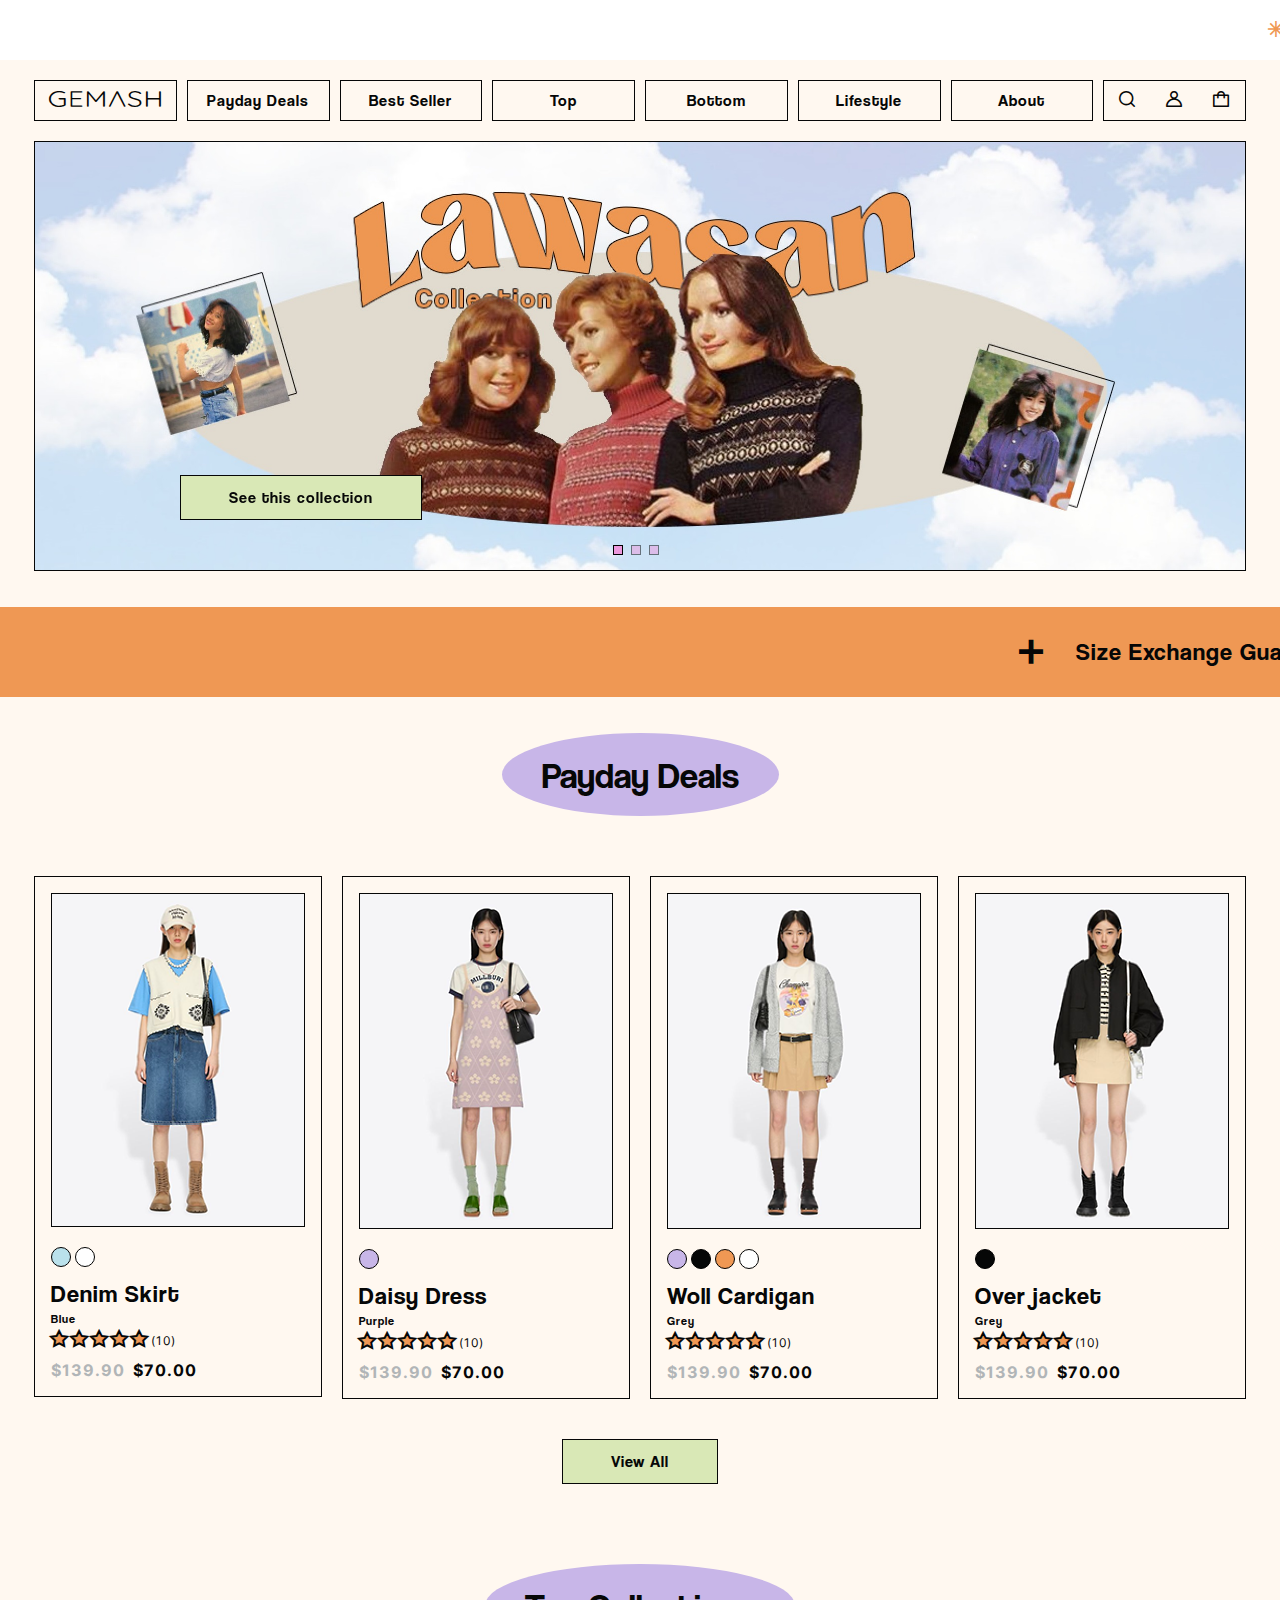
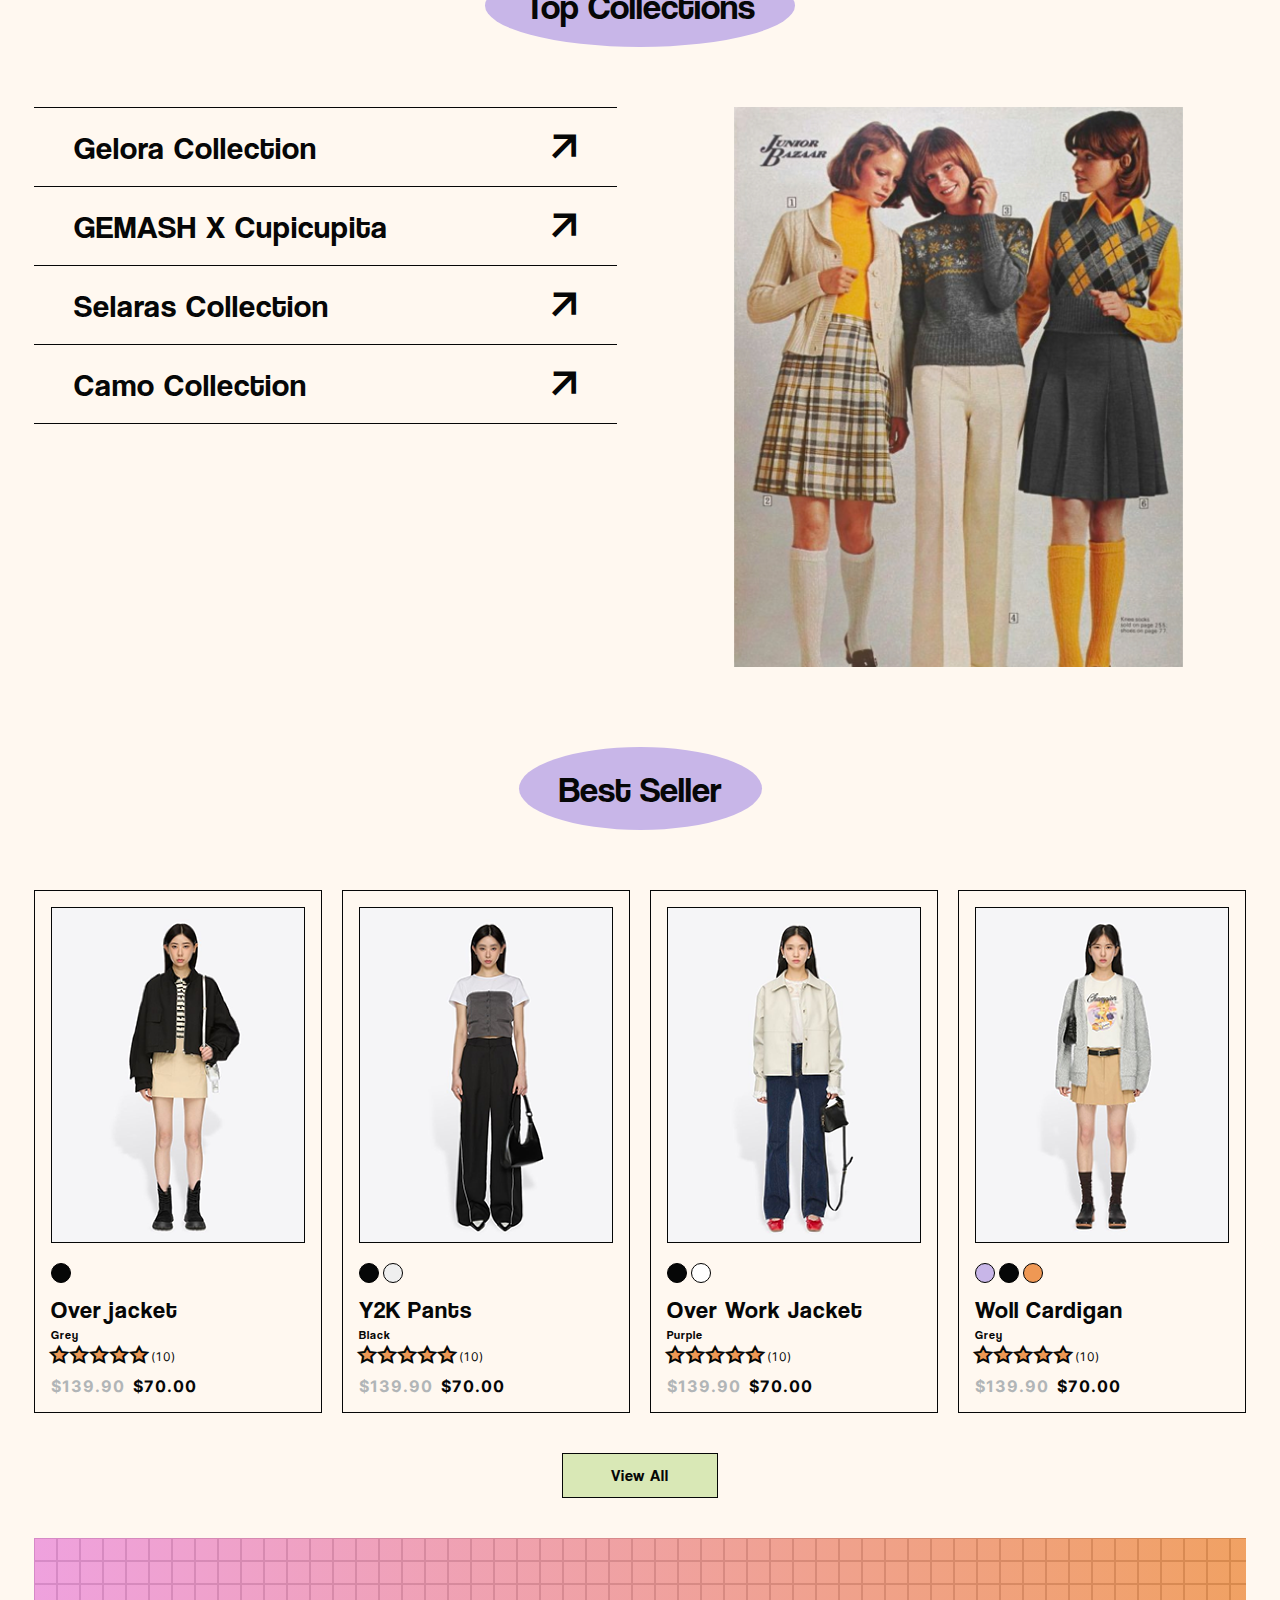
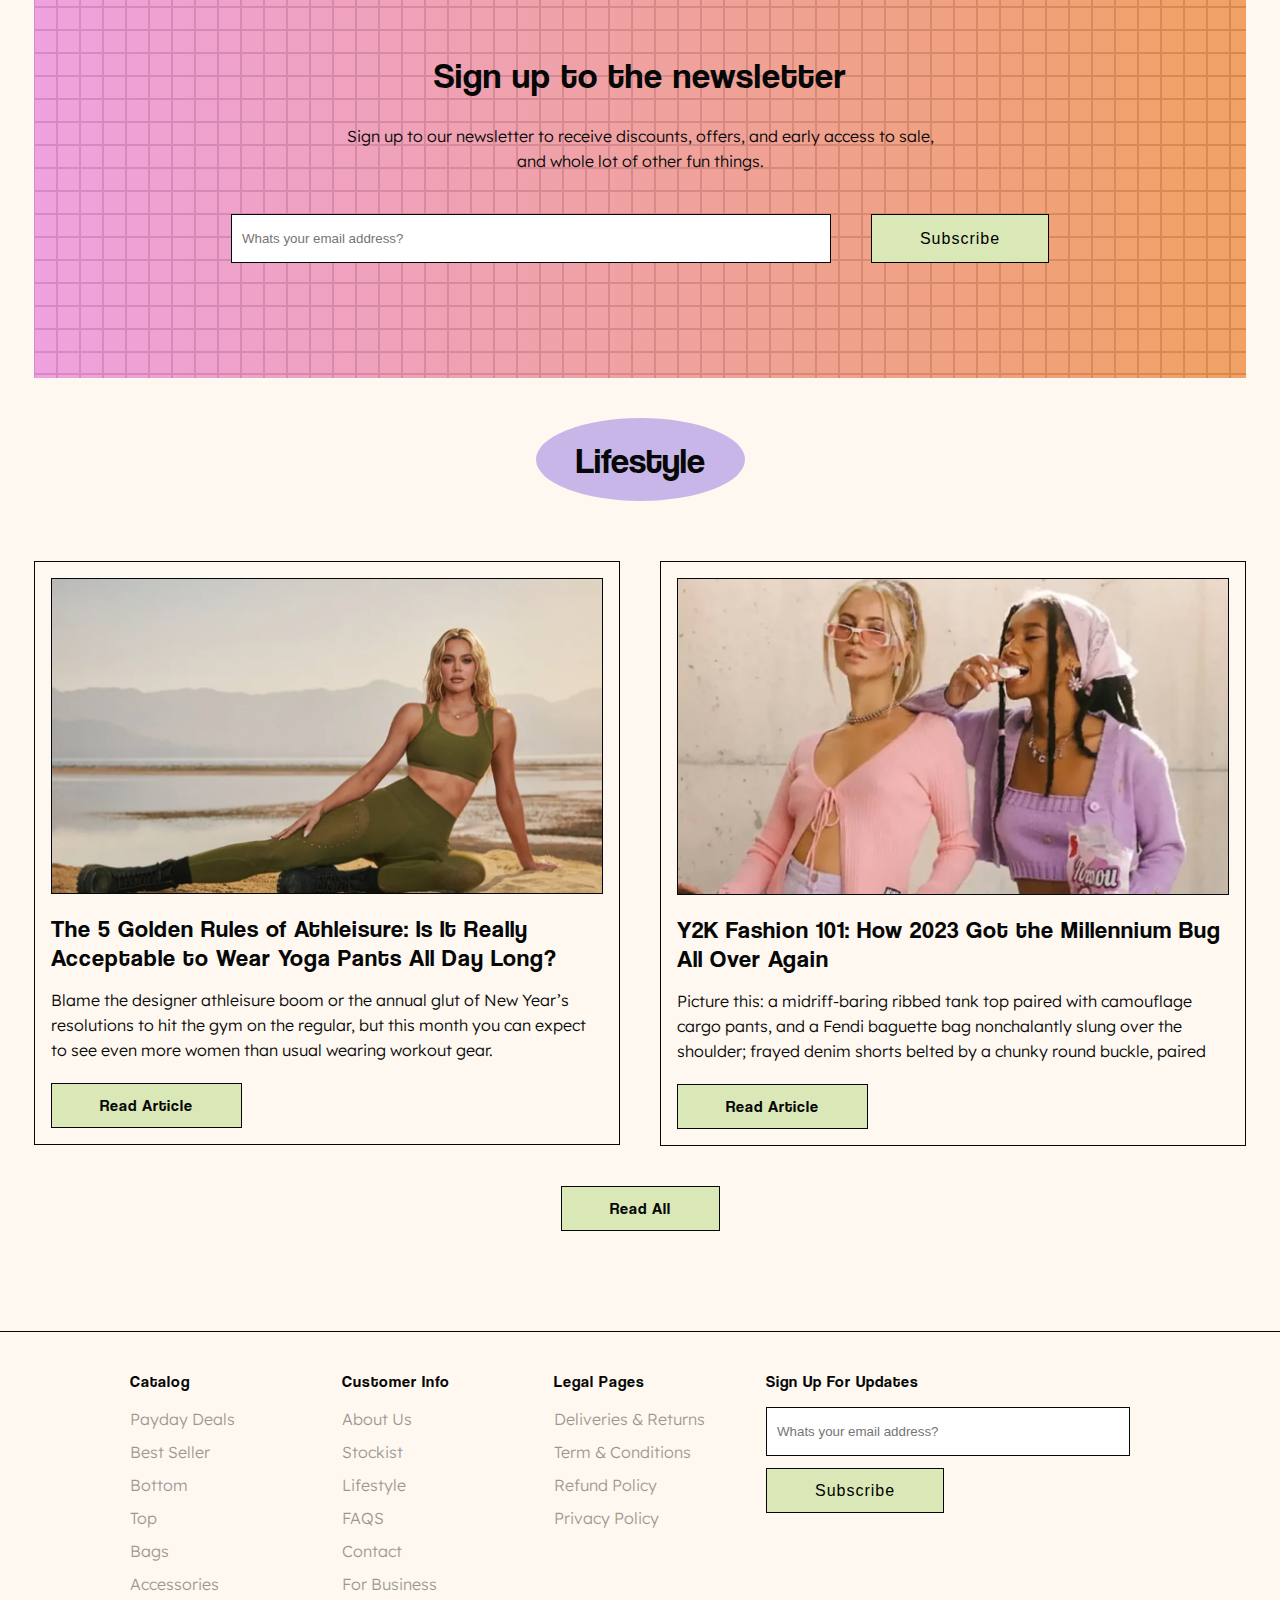
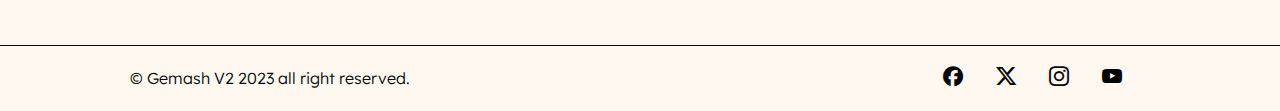
<file: index.html>
<!DOCTYPE html>
<html lang="en">

<head>
  <meta charset="UTF-8">
  <meta http-equiv="X-UA-Compatible" content="IE=edge">
  <meta name="viewport" content="width=device-width, initial-scale=1.0">
  <title>ecommerce</title>
  <link rel="stylesheet" href="css/font.css">
  <link rel="stylesheet" href="libs/icomoon/style.css">
  <link rel="stylesheet" href="libs/slick-1.8.1/slick-1.8.1/slick/slick.css">
  <link rel="stylesheet" href="css/style.min.css">
  <link rel="stylesheet" href="css/media.min.css">
</head>

<body class="main-font">
  <div class="preloader active">
    <div class="preload-icon"><img src="images/spiner-icon.svg" alt="none"></div>
  </div>

  <div class="type-share">
    <div class="first-half">
      <div class="share-text">
        <p>Free shipping on U.S. orders $25 or more.</p>
      </div>
      <div class="share-text  ">
        <p>Free shipping on U.S. orders $25 or more.</p>
      </div>
      <div class="share-text  ">
        <p>Free shipping on U.S. orders $25 or more.</p>
      </div>
      <div class="share-text  ">
        <p>Free shipping on U.S. orders $25 or more.</p>
      </div>
    </div>
    <div class="second-half">
      <div class="share-text  ">
        <p>Free shipping on U.S. orders $25 or more.</p>
      </div>
      <div class="share-text  ">
        <p>Free shipping on U.S. orders $25 or more.</p>
      </div>
      <div class="share-text  ">
        <p>Free shipping on U.S. orders $25 or more.</p>
      </div>
      <div class="share-text  ">
        <p>Free shipping on U.S. orders $25 or more.</p>
      </div>
    </div>

  </div>
  <section class="bunner-section section">
    <div class="container">
      <div class="main-menu ">
        <ul class="toggle-js">
          <li><a href="javascript:void(0)"><span class="icon-logo"></span></a></li>
          <li><a href="javascript:void(0)">Payday Deals</a></li>
          <li><a href="javascript:void(0)">Best Seller</a></li>
          <li><a href="javascript:void(0)">Top</a></li>
          <li><a href="javascript:void(0)">Bottom</a></li>
          <li><a href="javascript:void(0)">Lifestyle</a></li>
          <li><a href="javascript:void(0)">About</a></li>
          <li>
            <ul>
              <li><a href="javascript:void(0)"><span class="icon-search"></span></a></li>
              <li><a href="javascript:void(0)"><span class="icon-user"></span></a></li>
              <li><a href="javascript:void(0)"><span class="icon-bag"></span></a></li>
            </ul>
          </li>
        </ul>
        <div class="mobile-menu"><div class="icon-logo"></div>
         <div class="burger-menu open-menu-js">
          <span></span>
          <span></span>
          <span></span>
        </div>
      </div>
       
      </div>
      <div class="slider">
        <div>
          <div class="bunner" style="background-image: url(images/img/bunner.jpg);">
            <a href="javascript:void(0)" class="bunner-link link">See this collection</a>
          </div>
        </div>
        <div>
          <div class="bunner" style="background-image: url(images/img/bunner.jpg);">
            <a href="javascript:void(0)" class="bunner-link link">See this collection</a>
          </div>
        </div>
        <div>
          <div class="bunner" style="background-image: url(images/img/bunner.jpg);">
            <a href="javascript:void(0)" class="bunner-link link">See this collection</a>
          </div>
        </div>
      </div>
    </div>

  </section>
  <div class="type-wrap">
    <div class="type-share type-orange-style">
      <div class="first-half">
        <div class="share-text share-plus-style">
          <p>Size Exchange Guarantee</p>
        </div>
        <div class="share-text share-plus-style">
          <p>Free Ship & Returns</p>
        </div>
        <div class="share-text share-plus-style">
          <p>24/7 Customer Support</p>
        </div>

      </div>
      <div class="second-half">
        <div class="share-text share-plus-style">
          <p>Size Exchange Guarantee</p>
        </div>
        <div class="share-text share-plus-style">
          <p>Free Ship & Returns</p>
        </div>
        <div class="share-text share-plus-style">
          <p>24/7 Customer Support</p>
        </div>


      </div>
    </div>
  </div>

  <section class="payday-section section">
    <div class="container">
      <div class="margin-auto">
        <div class="title-section">
          <h2>Payday Deals</h2>
        </div>
      </div>
     
        <div class="row">
          <div class="col-4x col-2x-d col-1x-p">
            <div class="card">
              <div class="card-image">
                <img src="images/img/goods-1.png" alt="none">
              </div>
              <div class="card-content">
                <div class="card-colors-menu">
                  <button class="btn-blue btn-circle"></button>
                  <button class="btn-white btn-circle"></button>
                </div>
                <div class="card-title">
                  <h3><a href="javascript:void(0)">Denim Skirt</a></h3>
                </div>
                <div class="card-current-color">
                  <p>Blue</p>
                </div>
                <div class="card-rating rating">
                  <span class="icon-Vector"></span>
                  <span class="icon-Vector"></span>
                  <span class="icon-Vector"></span>
                  <span class="icon-Vector"></span>
                  <span class="icon-Vector"></span>
                  <span class="rating-amount font-number">(10)</span>

                </div>
                <div class="price-wrap">
                  <div class="old-price font-number"><span>$139.90</span></div>
                  <div class="new-price font-number"><span>$70.00</span></div>
                </div>
              </div>
            </div>
          </div>
          <div class="col-4x col-2x-d col-1x-p">
            <div class="card">
              <div class="card-image">
                <img src="images/img/goods-2.png" alt="none">
              </div>
              <div class="card-content">
                <div class="card-colors-menu">
                  <button class="btn-purple btn-circle"></button>
                </div>
                <div class="card-title">
                  <h3><a href="javascript:void(0)">Daisy Dress</a></h3>
                </div>
                <div class="card-current-color">
                  <p>Purple</p>
                </div>
                <div class="card-rating rating">
                  <span class="icon-Vector"></span>
                  <span class="icon-Vector"></span>
                  <span class="icon-Vector"></span>
                  <span class="icon-Vector"></span>
                  <span class="icon-Vector"></span>
                  <span class="rating-amount font-number">(10)</span>

                </div>
                <div class="price-wrap">
                  <div class="old-price font-number"><span>$139.90</span></div>
                  <div class="new-price font-number"><span>$70.00</span></div>
                </div>
              </div>
            </div>
          </div>
          <div class="col-4x col-2x-d col-1x-p">
            <div class="card">
              <div class="card-image">
                <img src="images/img/goods-3.png" alt="none">
              </div>
              <div class="card-content">
                <div class="card-colors-menu">
                  <button class="btn-purple btn-circle"></button>
                  <button class="btn-black btn-circle"></button>
                  <button class="btn-orange btn-circle"></button>
                  <button class="btn-white btn-circle"></button>
                </div>
                <div class="card-title">
                  <h3><a href="javascript:void(0)">Woll Cardigan</a></h3>
                </div>
                <div class="card-current-color">
                  <p>Grey </p>
                </div>
                <div class="card-rating rating">
                  <span class="icon-Vector"></span>
                  <span class="icon-Vector"></span>
                  <span class="icon-Vector"></span>
                  <span class="icon-Vector"></span>
                  <span class="icon-Vector"></span>
                  <span class="rating-amount font-number">(10)</span>

                </div>
                <div class="price-wrap">
                  <div class="old-price font-number"><span>$139.90</span></div>
                  <div class="new-price font-number"><span>$70.00</span></div>
                </div>
              </div>
            </div>
          </div>
          <div class="col-4x col-2x-d col-1x-p">
            <div class="card">
              <div class="card-image">
                <img src="images/img/goods-4.png" alt="none">
              </div>
              <div class="card-content">
                <div class="card-colors-menu">
                  <button class="btn-black btn-circle"></button>

                </div>
                <div class="card-title">
                  <h3><a href="javascript:void(0)">Over jacket</a></h3>
                </div>
                <div class="card-current-color">
                  <p>Grey</p>
                </div>
                <div class="card-rating rating">
                  <span class="icon-Vector"></span>
                  <span class="icon-Vector"></span>
                  <span class="icon-Vector"></span>
                  <span class="icon-Vector"></span>
                  <span class="icon-Vector"></span>
                  <span class="rating-amount font-number">(10)</span>

                </div>
                <div class="price-wrap">
                  <div class="old-price font-number"><span>$139.90</span></div>
                  <div class="new-price font-number"><span>$70.00</span></div>
                </div>
              </div>
            </div>
          </div>
          

        </div>
      

      <div class="margin-auto"><a href="shop.html" class="link">View All</a></div>
    </div>

  </section>
  <section class="top-collection section">
    <div class="container">
      <div class="margin-auto">
        <div class="title-section">Top Collections</div>
      </div>
      <div class="top-collection-row">
        <div class="top-collection-content-column">
          <div class="top-collection-box">
            <ul class="top-collection-list">
              <li><a href="javascript:void(0)">Gelora Collection</a></li>
              <li><a href="javascript:void(0)">GEMASH X Cupicupita</a></li>
              <li><a href="javascript:void(0)">Selaras Collection</a></li>
              <li><a href="javascript:void(0)">Camo Collection</a></li>
            </ul>
          </div>
        </div>
        <div class="top-collection-image-column">
          <div class="top-collection-image">
            <img src="images/img/three-girls.jpeg" alt="none">
          </div>
        </div>
      </div>
    </div>
  </section>
  <section class="best-seller-section section">
    <div class="container">
      <div class="margin-auto">
        <div class="title-section">
          <h2>Best Seller</h2>
        </div>
      </div>
   
        <div class="row">
          <div class="col-4x col-2x-d col-1x-p">
            <div class="card">
              <div class="card-image">
                <img src="images/img/goods-4.png" alt="none">
              </div>
              <div class="card-content">
                <div class="card-colors-menu">
                  <button class="btn-black btn-circle"></button>

                </div>
                <div class="card-title">
                  <h3><a href="javascript:void(0)">Over jacket</a></h3>
                </div>
                <div class="card-current-color">
                  <p>Grey</p>
                </div>
                <div class="card-rating rating">
                  <span class="icon-Vector"></span>
                  <span class="icon-Vector"></span>
                  <span class="icon-Vector"></span>
                  <span class="icon-Vector"></span>
                  <span class="icon-Vector"></span>
                  <span class="rating-amount font-number">(10)</span>

                </div>
                <div class="price-wrap">
                  <div class="old-price font-number"><span>$139.90</span></div>
                  <div class="new-price font-number"><span>$70.00</span></div>
                </div>
              </div>
            </div>
          </div>
          <div class="col-4x col-2x-d col-1x-p">
            <div class="card">
              <div class="card-image">
                <img src="images/img/goods-6.png" alt="none">
              </div>
              <div class="card-content">
                <div class="card-colors-menu">
                  <button class="btn-black btn-circle"></button>
                  <button class="btn-gray btn-circle"></button>
                </div>
                <div class="card-title">
                  <h3><a href="javascript:void(0)">Y2K Pants</a></h3>
                </div>
                <div class="card-current-color">
                  <p>Black</p>
                </div>
                <div class="card-rating rating">
                  <span class="icon-Vector"></span>
                  <span class="icon-Vector"></span>
                  <span class="icon-Vector"></span>
                  <span class="icon-Vector"></span>
                  <span class="icon-Vector"></span>
                  <span class="rating-amount font-number">(10)</span>

                </div>
                <div class="price-wrap">
                  <div class="old-price font-number"><span>$139.90</span></div>
                  <div class="new-price font-number"><span>$70.00</span></div>
                </div>
              </div>
            </div>
          </div>
          <div class="col-4x col-2x-d col-1x-p">
            <div class="card">
              <div class="card-image">
                <img src="images/img/goods-5.png" alt="none">
              </div>
              <div class="card-content">
                <div class="card-colors-menu">
                  <button class="btn-black btn-circle"></button>
                  <button class="btn-white btn-circle"></button>
                </div>
                <div class="card-title">
                  <h3><a href="javascript:void(0)">Over Work Jacket</a></h3>
                </div>
                <div class="card-current-color">
                  <p>Purple</p>
                </div>
                <div class="card-rating rating">
                  <span class="icon-Vector"></span>
                  <span class="icon-Vector"></span>
                  <span class="icon-Vector"></span>
                  <span class="icon-Vector"></span>
                  <span class="icon-Vector"></span>
                  <span class="rating-amount font-number">(10)</span>

                </div>
                <div class="price-wrap">
                  <div class="old-price font-number"><span>$139.90</span></div>
                  <div class="new-price font-number"><span>$70.00</span></div>
                </div>
              </div>
            </div>
          </div>
          <div class="col-4x col-2x-d col-1x-p">
            <div class="card">
              <div class="card-image">
                <img src="images/img/goods-3.png" alt="none">
              </div>
              <div class="card-content">
                <div class="card-colors-menu">
                  <button class="btn-purple btn-circle"></button>
                  <button class="btn-black btn-circle"></button>
                  <button class="btn-orange btn-circle"></button>
                </div>
                <div class="card-title">
                  <h3><a href="javascript:void(0)">Woll Cardigan</a></h3>
                </div>
                <div class="card-current-color">
                  <p>Grey </p>
                </div>
                <div class="card-rating rating">
                  <span class="icon-Vector"></span>
                  <span class="icon-Vector"></span>
                  <span class="icon-Vector"></span>
                  <span class="icon-Vector"></span>
                  <span class="icon-Vector"></span>
                  <span class="rating-amount font-number">(10)</span>

                </div>
                <div class="price-wrap">
                  <div class="old-price font-number"><span>$139.90</span></div>
                  <div class="new-price font-number"><span>$70.00</span></div>
                </div>
              </div>
            </div>
          </div>


        </div>
     

      <div class="margin-auto"><a href="javascript:void(0)" class="link">View All</a></div>
    </div>

  </section>
  <section class="subscribe-section section">
    <div class="container">
      <div class="subscribe-wrap ">
        <div class="subscribe-title">
          <h2>Sign up to the newsletter</h2>
        </div>
        <div class="subscribe-subtitle">
          <p>Sign up to our newsletter to receive discounts, offers, and early access to sale, and whole lot of other
            fun
            things.</p>
        </div>
        <form class="subscribe-form">
          <div class="subscibe-input"><input type="email" placeholder="Whats your email address?"></div>
          <button class="subscribe-submit link">Subscribe</button>
        </form>
      </div>

    </div>
  </section>
  <section class="lifestyle-section section">
    <div class="container">
      <div class="margin-auto">
        <div class="title-section">
          <h2>Lifestyle</h2>
        </div>
      </div>
      <div class="lifestyle-row">
        <div class="lifestyle-column">
          <div class="lifestyle-box">
            <div class="lifestyle-image">
              <img src="images/img/sports-girl.jpeg" alt="none">
            </div>
            <div class="lifestyle-content">
              <div class="lifestyle-title">
                <h3>The 5 Golden Rules of Athleisure: Is It Really Acceptable to Wear Yoga Pants All Day Long?</h3>
              </div>
              <div class="lifestyle-text">
                <p>Blame the designer athleisure boom or the annual glut of New Year’s resolutions to hit the gym on the
                  regular, but this month you can expect to see even more women than usual wearing workout gear.</p>
              </div>
              <a href="javascript:void(0)" class="link">Read Article</a>
            </div>

          </div>
        </div>
        <div class="lifestyle-column">
          <div class="lifestyle-box">
            <div class="lifestyle-image">
              <img src="images/img/two-girls.jpeg" alt="none">
            </div>
            <div class="lifestyle-content">
              <div class="lifestyle-title">
                <h3>Y2K Fashion 101: How 2023 Got the Millennium Bug All Over Again</h3>
              </div>
              <div class="lifestyle-text">
                <p>Picture this: a midriff-baring ribbed tank top paired with camouflage cargo pants, and a Fendi
                  baguette bag nonchalantly slung over the shoulder; frayed denim shorts belted by a chunky round
                  buckle, paired with strappy kitten heels and a Von Dutch trucker hat;</p>
              </div>
              <a href="javascript:void(0)" class="link">Read Article</a>
            </div>

          </div>
        </div>
      </div>
      <div class="margin-auto"><a href="javascript:void(0)" class="link">Read All</a></div>
    </div>

  </section>
  <footer class="footer">
    <div class="main-footer">
      <div class="container-footer">

        <div class="row-footer">
          <div class="column-footer">
            <div class="title-footer">
              <h3>Catalog</h3>
            </div>
            <ul class="footer-links">
              <li><a href="javascript:void(0)">Payday Deals</a></li>
              <li><a href="javascript:void(0)">Best Seller</a></li>
              <li><a href="javascript:void(0)">Bottom</a></li>
              <li><a href="javascript:void(0)">Top</a></li>
              <li><a href="javascript:void(0)">Bags</a></li>
              <li><a href="javascript:void(0)">Accessories</a></li>
            </ul>
          </div>
          <div class="column-footer">
            <div class="title-footer">
              <h3>Customer Info</h3>
            </div>
            <ul class="footer-links">
              <li><a href="javascript:void(0)">About Us</a></li>
              <li><a href="javascript:void(0)">Stockist</a></li>
              <li><a href="javascript:void(0)">Lifestyle</a></li>
              <li><a href="javascript:void(0)">FAQS</a></li>
              <li><a href="javascript:void(0)">Contact</a></li>
              <li><a href="javascript:void(0)">For Business</a></li>
            </ul>
          </div>
          <div class="column-footer">
            <div class="title-footer">
              <h3>Legal Pages</h3>
            </div>
            <ul class="footer-links">
              <li><a href="javascript:void(0)">Deliveries & Returns</a></li>
              <li><a href="javascript:void(0)">Term & Conditions</a></li>
              <li><a href="javascript:void(0)">Refund Policy</a></li>
              <li><a href="javascript:void(0)">Privacy Policy</a></li>
            </ul>
          </div>
          <div class="column-subscribe">
            <div class="title-footer">
              <h3>Sign Up For Updates</h3>
            </div>
            <form class="subscribe-form form-footer">
              <div class="subscibe-input"><input type="email" placeholder="Whats your email address?"></div>
              <button class="subscribe-submit link">Subscribe</button>
            </form>
          </div>
        </div>


      </div>
    </div>
    <div class="bottom-footer">
      <div class="container-footer">
        <div class="bottom-footer-wrap">
          <div class="copyrite">
            <p>&copy; Gemash V2 2023 all right reserved.</p>
          </div>
          <div class="social-links">
            <a href="javascript:void(0)" class="social-link"><span class="icon-facebook"></span></a>
            <a href="javascript:void(0)" class="social-link"> <span class="icon-x"></span></a>
            <a href="javascript:void(0)" class="social-link"> <span class="icon-instagram"></span></a>
            <a href="javascript:void(0)" class="social-link"><span class="icon-youtube"></span></a>
          </div>
        </div>
      </div>
    </div>
  </footer>

  <script src="libs/jquery-3.7.1.min.js"></script>
  <script src="libs/slick-1.8.1/slick-1.8.1/slick/slick.min.js"></script>
  <script src="js/main.js"></script>
</body>

</html>
</file>
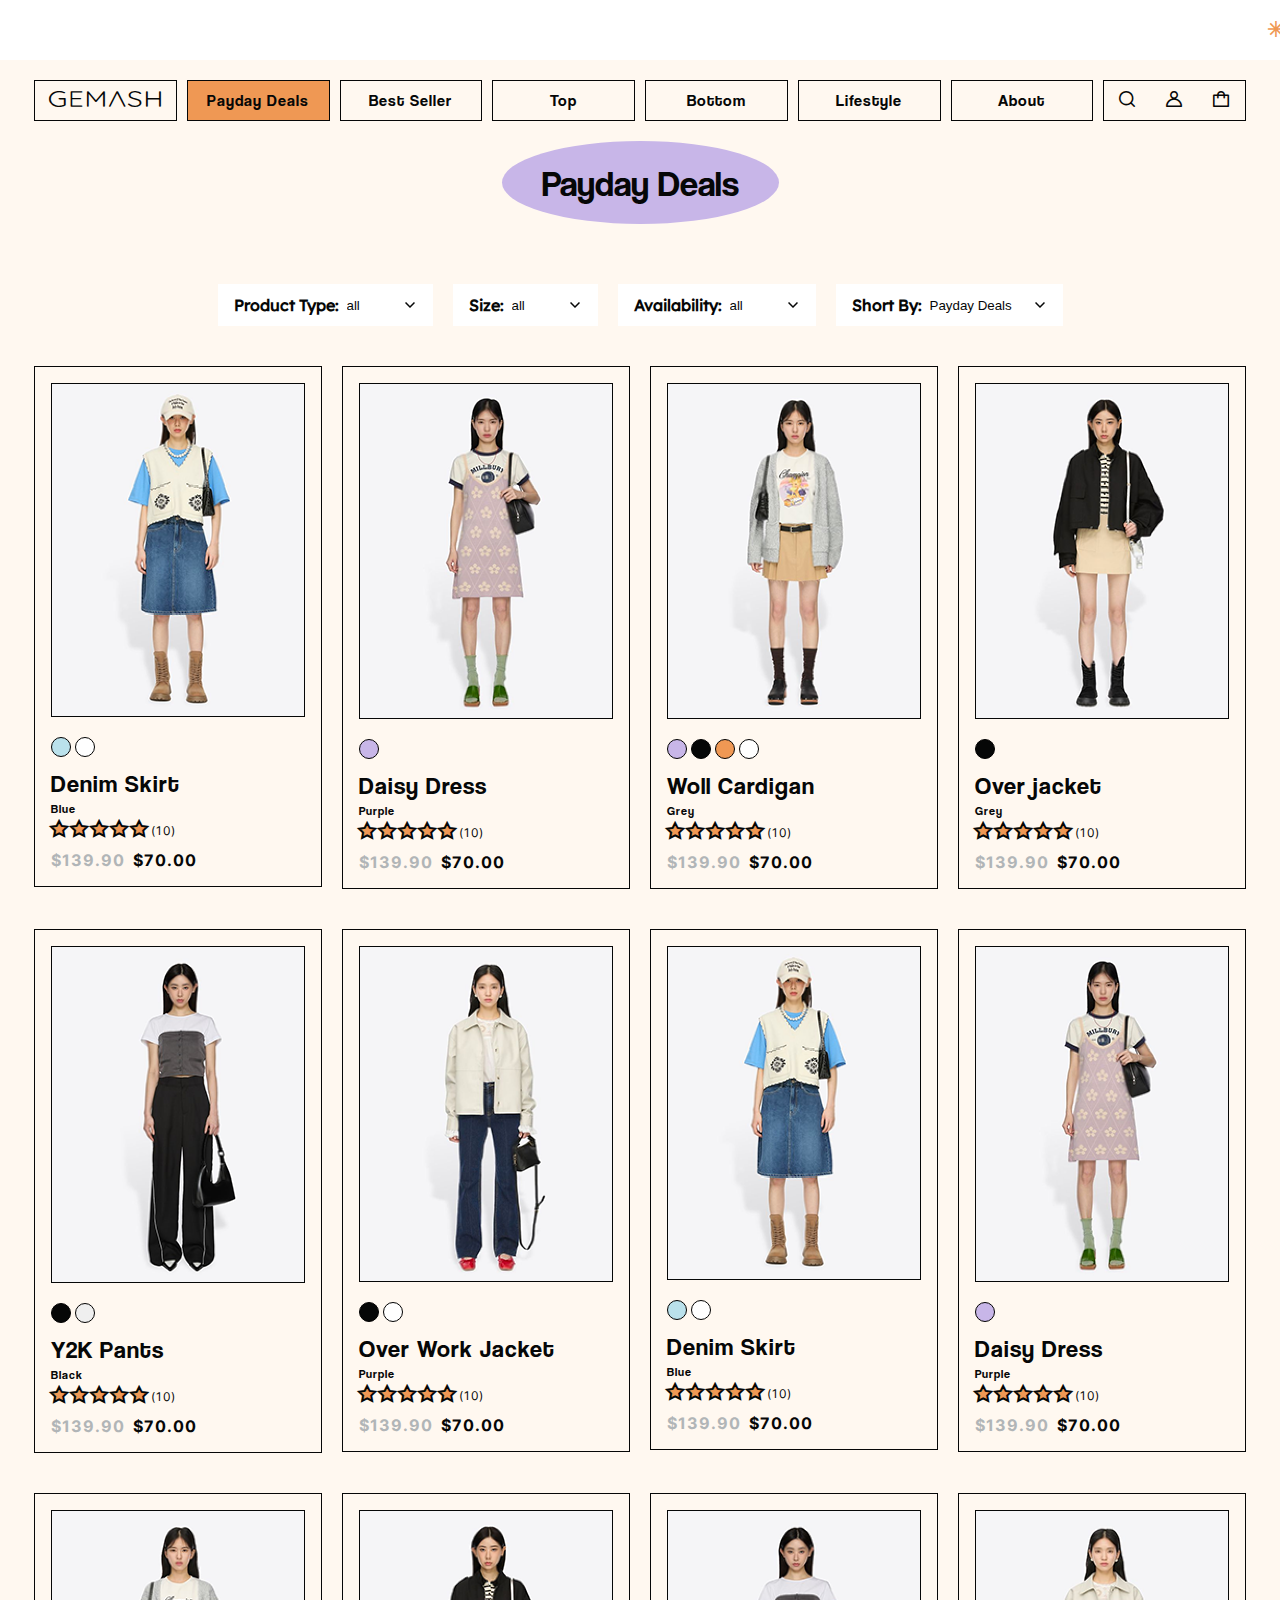
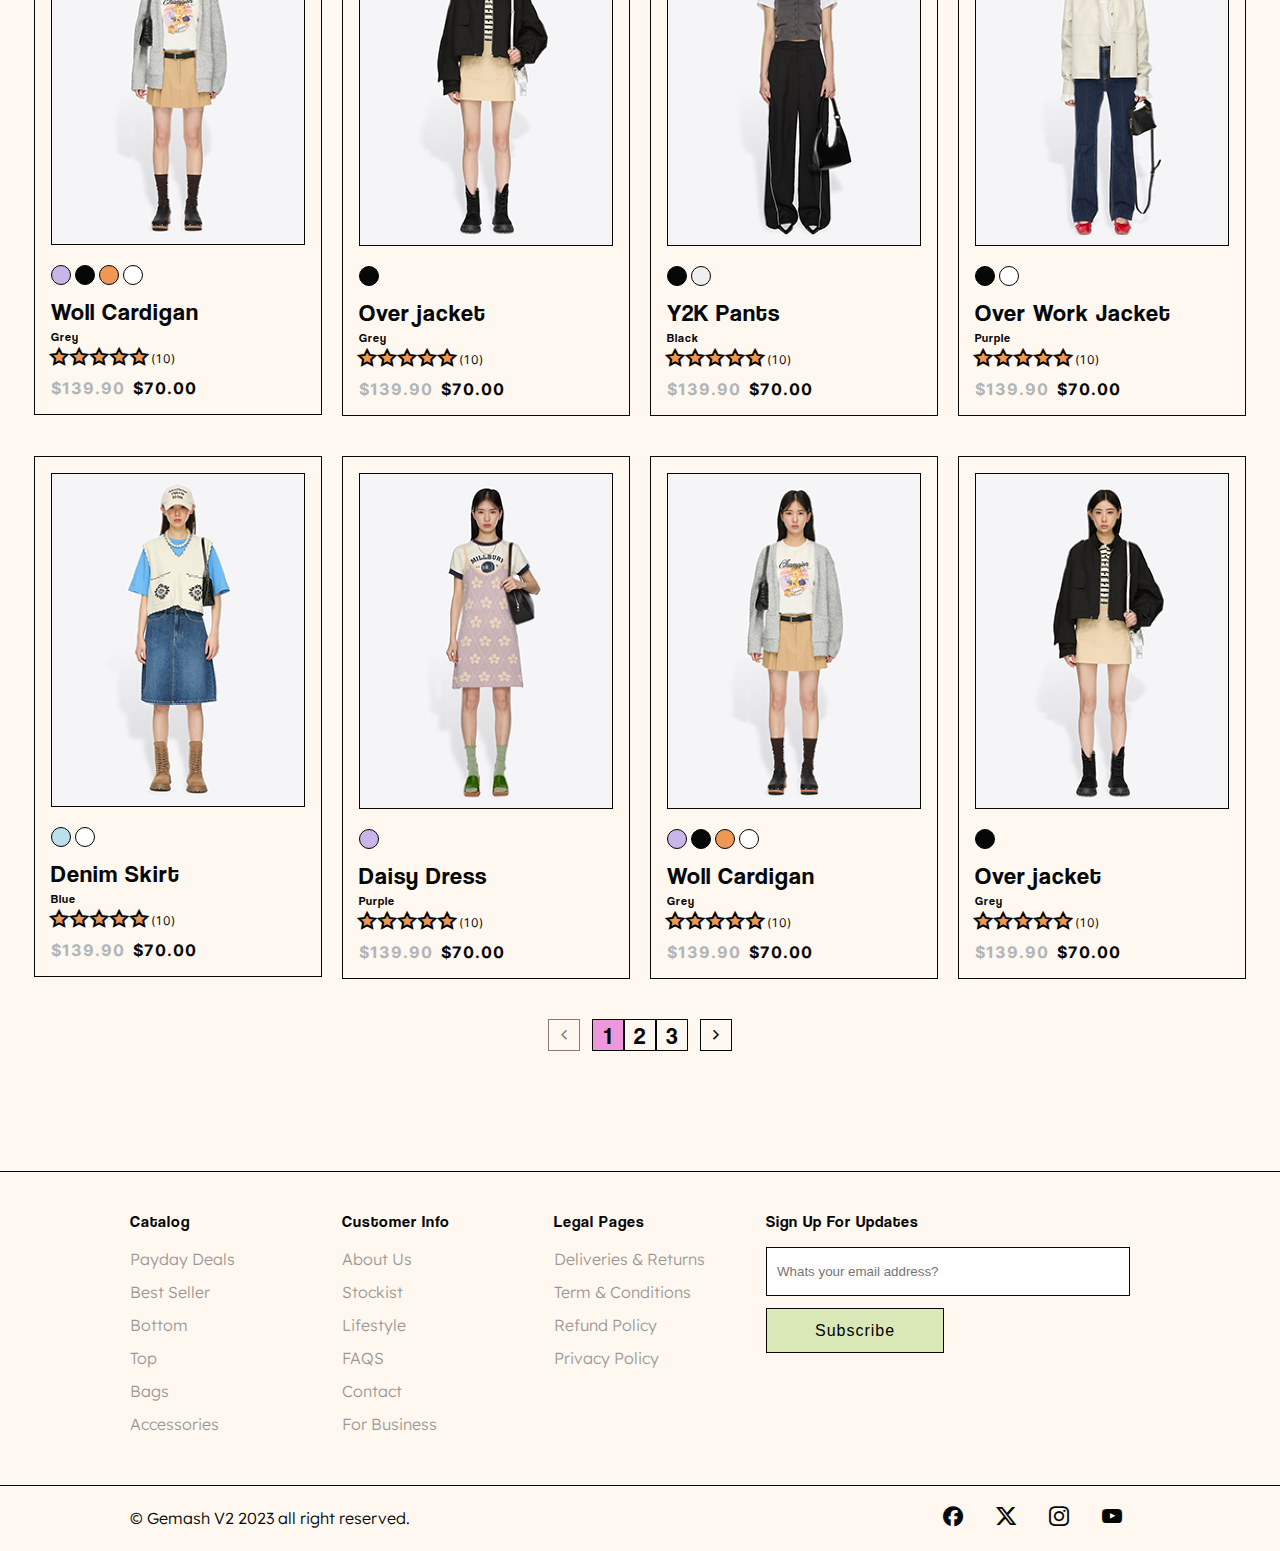
<file: shop.html>
<!DOCTYPE html>
<html lang="en">

<head>
   <meta charset="UTF-8">
   <meta http-equiv="X-UA-Compatible" content="IE=edge">
   <meta name="viewport" content="width=device-width, initial-scale=1.0">
   <title>ecommerce</title>
   <link rel="stylesheet" href="css/font.css">
   <link rel="stylesheet" href="libs/icomoon/style.css">
   <link rel="stylesheet" href="libs/slick-1.8.1/slick-1.8.1/slick/slick.css">
   <link rel="stylesheet" href="css/style.min.css">
   <link rel="stylesheet" href="css/media.min.css">
</head>

<body class="main-font">
   <div class="preloader active">
      <div class="preload-icon"><img src="images/spiner-icon.svg" alt="none"></div>
   </div>

   <div class="type-share">
      <div class="first-half">
         <div class="share-text">
            <p>Free shipping on U.S. orders $25 or more.</p>
         </div>
         <div class="share-text  ">
            <p>Free shipping on U.S. orders $25 or more.</p>
         </div>
         <div class="share-text  ">
            <p>Free shipping on U.S. orders $25 or more.</p>
         </div>
         <div class="share-text  ">
            <p>Free shipping on U.S. orders $25 or more.</p>
         </div>
      </div>
      <div class="second-half">
         <div class="share-text  ">
            <p>Free shipping on U.S. orders $25 or more.</p>
         </div>
         <div class="share-text  ">
            <p>Free shipping on U.S. orders $25 or more.</p>
         </div>
         <div class="share-text  ">
            <p>Free shipping on U.S. orders $25 or more.</p>
         </div>
         <div class="share-text  ">
            <p>Free shipping on U.S. orders $25 or more.</p>
         </div>
      </div>

   </div>
   <section class="shop-section section">
      <div class=" container">
         <div class="main-menu ">
            <ul class="toggle-js shop-menu">
               <li><a href="index.html"><span class="icon-logo"></span></a></li>
               <li><a href="javascript:void(0)">Payday Deals</a></li>
               <li><a href="javascript:void(0)">Best Seller</a></li>
               <li><a href="javascript:void(0)">Top</a></li>
               <li><a href="javascript:void(0)">Bottom</a></li>
               <li><a href="javascript:void(0)">Lifestyle</a></li>
               <li><a href="javascript:void(0)">About</a></li>
               <li>
                  <ul>
                     <li><a href="javascript:void(0)"><span class="icon-search"></span></a></li>
                     <li><a href="javascript:void(0)"><span class="icon-user"></span></a></li>
                     <li><a href="javascript:void(0)"><span class="icon-bag"></span></a></li>
                  </ul>
               </li>
            </ul>
            <div class="mobile-menu">
               <div class="icon-logo"></div>
               <div class="burger-menu open-menu-js">
                  <span></span>
                  <span></span>
                  <span></span>
               </div>
            </div>

         </div>
         <div class="margin-auto">
            <div class="title-section">
               <h2>Payday Deals</h2>
            </div>

         </div>
         <div class="margin-auto">
            <form class="filter">
               <div class="filter-type input-select">
                  <label for="Type">Product Type: </label>
                  <select  id="Type">
                     <option value="all">all</option>
                     <option value="not_all">not all</option>
                  </select>


               </div>
               <div class="filter-size input-select">
                  <label for="Size">Size:</label>
                  <select id="Size">
                     <option value="all">all</option>
                     <option value="not_all">not all</option>
                  </select>


               </div>
               <div class="filter-availabity input-select">
                  <label for="Availability">Availability:</label>
                  <select  id="Availability">
                     <option value="all">all</option>
                     <option value="not_all">not all</option>
                  </select>
               </div>
               <div class="filter-short input-select">
                  <label for="Short">Short By:</label>
                  <select  id="Short">
                     <option value="payday_deals">Payday Deals</option>
                     <option value="none">none</option>
                  </select>
               </div>
            </form>
         </div>
         <div class="row">
            <div class="col-4x col-2x-d col-1x-p">
               <div class="card">
                  <div class="card-image">
                     <img src="images/img/goods-1.png" alt="none">
                  </div>
                  <div class="card-content">
                     <div class="card-colors-menu">
                        <button class="btn-blue btn-circle"></button>
                        <button class="btn-white btn-circle"></button>
                     </div>
                     <div class="card-title">
                        <h3><a href="javascript:void(0)">Denim Skirt</a></h3>
                     </div>
                     <div class="card-current-color">
                        <p>Blue</p>
                     </div>
                     <div class="card-rating rating">
                        <span class="icon-Vector"></span>
                        <span class="icon-Vector"></span>
                        <span class="icon-Vector"></span>
                        <span class="icon-Vector"></span>
                        <span class="icon-Vector"></span>
                        <span class="rating-amount font-number">(10)</span>

                     </div>
                     <div class="price-wrap">
                        <div class="old-price font-number"><span>$139.90</span></div>
                        <div class="new-price font-number"><span>$70.00</span></div>
                     </div>
                  </div>
               </div>
            </div>
            <div class="col-4x col-2x-d col-1x-p">
               <div class="card">
                  <div class="card-image">
                     <img src="images/img/goods-2.png" alt="none">
                  </div>
                  <div class="card-content">
                     <div class="card-colors-menu">
                        <button class="btn-purple btn-circle"></button>
                     </div>
                     <div class="card-title">
                        <h3><a href="javascript:void(0)">Daisy Dress</a></h3>
                     </div>
                     <div class="card-current-color">
                        <p>Purple</p>
                     </div>
                     <div class="card-rating rating">
                        <span class="icon-Vector"></span>
                        <span class="icon-Vector"></span>
                        <span class="icon-Vector"></span>
                        <span class="icon-Vector"></span>
                        <span class="icon-Vector"></span>
                        <span class="rating-amount font-number">(10)</span>

                     </div>
                     <div class="price-wrap">
                        <div class="old-price font-number"><span>$139.90</span></div>
                        <div class="new-price font-number"><span>$70.00</span></div>
                     </div>
                  </div>
               </div>
            </div>
            <div class="col-4x col-2x-d col-1x-p">
               <div class="card">
                  <div class="card-image">
                     <img src="images/img/goods-3.png" alt="none">
                  </div>
                  <div class="card-content">
                     <div class="card-colors-menu">
                        <button class="btn-purple btn-circle"></button>
                        <button class="btn-black btn-circle"></button>
                        <button class="btn-orange btn-circle"></button>
                        <button class="btn-white btn-circle"></button>
                     </div>
                     <div class="card-title">
                        <h3><a href="javascript:void(0)">Woll Cardigan</a></h3>
                     </div>
                     <div class="card-current-color">
                        <p>Grey </p>
                     </div>
                     <div class="card-rating rating">
                        <span class="icon-Vector"></span>
                        <span class="icon-Vector"></span>
                        <span class="icon-Vector"></span>
                        <span class="icon-Vector"></span>
                        <span class="icon-Vector"></span>
                        <span class="rating-amount font-number">(10)</span>

                     </div>
                     <div class="price-wrap">
                        <div class="old-price font-number"><span>$139.90</span></div>
                        <div class="new-price font-number"><span>$70.00</span></div>
                     </div>
                  </div>
               </div>
            </div>
            <div class="col-4x col-2x-d col-1x-p">
               <div class="card">
                  <div class="card-image">
                     <img src="images/img/goods-4.png" alt="none">
                  </div>
                  <div class="card-content">
                     <div class="card-colors-menu">
                        <button class="btn-black btn-circle"></button>

                     </div>
                     <div class="card-title">
                        <h3><a href="javascript:void(0)">Over jacket</a></h3>
                     </div>
                     <div class="card-current-color">
                        <p>Grey</p>
                     </div>
                     <div class="card-rating rating">
                        <span class="icon-Vector"></span>
                        <span class="icon-Vector"></span>
                        <span class="icon-Vector"></span>
                        <span class="icon-Vector"></span>
                        <span class="icon-Vector"></span>
                        <span class="rating-amount font-number">(10)</span>

                     </div>
                     <div class="price-wrap">
                        <div class="old-price font-number"><span>$139.90</span></div>
                        <div class="new-price font-number"><span>$70.00</span></div>
                     </div>
                  </div>
               </div>
            </div>
            <div class="col-4x col-2x-d col-1x-p">
               <div class="card">
                  <div class="card-image">
                     <img src="images/img/goods-6.png" alt="none">
                  </div>
                  <div class="card-content">
                     <div class="card-colors-menu">
                        <button class="btn-black btn-circle"></button>
                        <button class="btn-gray btn-circle"></button>
                     </div>
                     <div class="card-title">
                        <h3><a href="javascript:void(0)">Y2K Pants</a></h3>
                     </div>
                     <div class="card-current-color">
                        <p>Black</p>
                     </div>
                     <div class="card-rating rating">
                        <span class="icon-Vector"></span>
                        <span class="icon-Vector"></span>
                        <span class="icon-Vector"></span>
                        <span class="icon-Vector"></span>
                        <span class="icon-Vector"></span>
                        <span class="rating-amount font-number">(10)</span>

                     </div>
                     <div class="price-wrap">
                        <div class="old-price font-number"><span>$139.90</span></div>
                        <div class="new-price font-number"><span>$70.00</span></div>
                     </div>
                  </div>
               </div>
            </div>
            <div class="col-4x col-2x-d col-1x-p">
               <div class="card">
                  <div class="card-image">
                     <img src="images/img/goods-5.png" alt="none">
                  </div>
                  <div class="card-content">
                     <div class="card-colors-menu">
                        <button class="btn-black btn-circle"></button>
                        <button class="btn-white btn-circle"></button>
                     </div>
                     <div class="card-title">
                        <h3><a href="javascript:void(0)">Over Work Jacket</a></h3>
                     </div>
                     <div class="card-current-color">
                        <p>Purple</p>
                     </div>
                     <div class="card-rating rating">
                        <span class="icon-Vector"></span>
                        <span class="icon-Vector"></span>
                        <span class="icon-Vector"></span>
                        <span class="icon-Vector"></span>
                        <span class="icon-Vector"></span>
                        <span class="rating-amount font-number">(10)</span>

                     </div>
                     <div class="price-wrap">
                        <div class="old-price font-number"><span>$139.90</span></div>
                        <div class="new-price font-number"><span>$70.00</span></div>
                     </div>
                  </div>
               </div>
            </div>
            <div class="col-4x col-2x-d col-1x-p">
               <div class="card">
                  <div class="card-image">
                     <img src="images/img/goods-1.png" alt="none">
                  </div>
                  <div class="card-content">
                     <div class="card-colors-menu">
                        <button class="btn-blue btn-circle"></button>
                        <button class="btn-white btn-circle"></button>
                     </div>
                     <div class="card-title">
                        <h3><a href="javascript:void(0)">Denim Skirt</a></h3>
                     </div>
                     <div class="card-current-color">
                        <p>Blue</p>
                     </div>
                     <div class="card-rating rating">
                        <span class="icon-Vector"></span>
                        <span class="icon-Vector"></span>
                        <span class="icon-Vector"></span>
                        <span class="icon-Vector"></span>
                        <span class="icon-Vector"></span>
                        <span class="rating-amount font-number">(10)</span>

                     </div>
                     <div class="price-wrap">
                        <div class="old-price font-number"><span>$139.90</span></div>
                        <div class="new-price font-number"><span>$70.00</span></div>
                     </div>
                  </div>
               </div>
            </div>
            <div class="col-4x col-2x-d col-1x-p">
               <div class="card">
                  <div class="card-image">
                     <img src="images/img/goods-2.png" alt="none">
                  </div>
                  <div class="card-content">
                     <div class="card-colors-menu">
                        <button class="btn-purple btn-circle"></button>
                     </div>
                     <div class="card-title">
                        <h3><a href="javascript:void(0)">Daisy Dress</a></h3>
                     </div>
                     <div class="card-current-color">
                        <p>Purple</p>
                     </div>
                     <div class="card-rating rating">
                        <span class="icon-Vector"></span>
                        <span class="icon-Vector"></span>
                        <span class="icon-Vector"></span>
                        <span class="icon-Vector"></span>
                        <span class="icon-Vector"></span>
                        <span class="rating-amount font-number">(10)</span>

                     </div>
                     <div class="price-wrap">
                        <div class="old-price font-number"><span>$139.90</span></div>
                        <div class="new-price font-number"><span>$70.00</span></div>
                     </div>
                  </div>
               </div>
            </div>
            <div class="col-4x col-2x-d col-1x-p">
               <div class="card">
                  <div class="card-image">
                     <img src="images/img/goods-3.png" alt="none">
                  </div>
                  <div class="card-content">
                     <div class="card-colors-menu">
                        <button class="btn-purple btn-circle"></button>
                        <button class="btn-black btn-circle"></button>
                        <button class="btn-orange btn-circle"></button>
                        <button class="btn-white btn-circle"></button>
                     </div>
                     <div class="card-title">
                        <h3><a href="javascript:void(0)">Woll Cardigan</a></h3>
                     </div>
                     <div class="card-current-color">
                        <p>Grey </p>
                     </div>
                     <div class="card-rating rating">
                        <span class="icon-Vector"></span>
                        <span class="icon-Vector"></span>
                        <span class="icon-Vector"></span>
                        <span class="icon-Vector"></span>
                        <span class="icon-Vector"></span>
                        <span class="rating-amount font-number">(10)</span>

                     </div>
                     <div class="price-wrap">
                        <div class="old-price font-number"><span>$139.90</span></div>
                        <div class="new-price font-number"><span>$70.00</span></div>
                     </div>
                  </div>
               </div>
            </div>
            <div class="col-4x col-2x-d col-1x-p">
               <div class="card">
                  <div class="card-image">
                     <img src="images/img/goods-4.png" alt="none">
                  </div>
                  <div class="card-content">
                     <div class="card-colors-menu">
                        <button class="btn-black btn-circle"></button>

                     </div>
                     <div class="card-title">
                        <h3><a href="javascript:void(0)">Over jacket</a></h3>
                     </div>
                     <div class="card-current-color">
                        <p>Grey</p>
                     </div>
                     <div class="card-rating rating">
                        <span class="icon-Vector"></span>
                        <span class="icon-Vector"></span>
                        <span class="icon-Vector"></span>
                        <span class="icon-Vector"></span>
                        <span class="icon-Vector"></span>
                        <span class="rating-amount font-number">(10)</span>

                     </div>
                     <div class="price-wrap">
                        <div class="old-price font-number"><span>$139.90</span></div>
                        <div class="new-price font-number"><span>$70.00</span></div>
                     </div>
                  </div>
               </div>
            </div>
            <div class="col-4x col-2x-d col-1x-p">
               <div class="card">
                  <div class="card-image">
                     <img src="images/img/goods-6.png" alt="none">
                  </div>
                  <div class="card-content">
                     <div class="card-colors-menu">
                        <button class="btn-black btn-circle"></button>
                        <button class="btn-gray btn-circle"></button>
                     </div>
                     <div class="card-title">
                        <h3><a href="javascript:void(0)">Y2K Pants</a></h3>
                     </div>
                     <div class="card-current-color">
                        <p>Black</p>
                     </div>
                     <div class="card-rating rating">
                        <span class="icon-Vector"></span>
                        <span class="icon-Vector"></span>
                        <span class="icon-Vector"></span>
                        <span class="icon-Vector"></span>
                        <span class="icon-Vector"></span>
                        <span class="rating-amount font-number">(10)</span>

                     </div>
                     <div class="price-wrap">
                        <div class="old-price font-number"><span>$139.90</span></div>
                        <div class="new-price font-number"><span>$70.00</span></div>
                     </div>
                  </div>
               </div>
            </div>
            <div class="col-4x col-2x-d col-1x-p">
               <div class="card">
                  <div class="card-image">
                     <img src="images/img/goods-5.png" alt="none">
                  </div>
                  <div class="card-content">
                     <div class="card-colors-menu">
                        <button class="btn-black btn-circle"></button>
                        <button class="btn-white btn-circle"></button>
                     </div>
                     <div class="card-title">
                        <h3><a href="javascript:void(0)">Over Work Jacket</a></h3>
                     </div>
                     <div class="card-current-color">
                        <p>Purple</p>
                     </div>
                     <div class="card-rating rating">
                        <span class="icon-Vector"></span>
                        <span class="icon-Vector"></span>
                        <span class="icon-Vector"></span>
                        <span class="icon-Vector"></span>
                        <span class="icon-Vector"></span>
                        <span class="rating-amount font-number">(10)</span>

                     </div>
                     <div class="price-wrap">
                        <div class="old-price font-number"><span>$139.90</span></div>
                        <div class="new-price font-number"><span>$70.00</span></div>
                     </div>
                  </div>
               </div>
            </div>
            <div class="col-4x col-2x-d col-1x-p">
               <div class="card">
                  <div class="card-image">
                     <img src="images/img/goods-1.png" alt="none">
                  </div>
                  <div class="card-content">
                     <div class="card-colors-menu">
                        <button class="btn-blue btn-circle"></button>
                        <button class="btn-white btn-circle"></button>
                     </div>
                     <div class="card-title">
                        <h3><a href="javascript:void(0)">Denim Skirt</a></h3>
                     </div>
                     <div class="card-current-color">
                        <p>Blue</p>
                     </div>
                     <div class="card-rating rating">
                        <span class="icon-Vector"></span>
                        <span class="icon-Vector"></span>
                        <span class="icon-Vector"></span>
                        <span class="icon-Vector"></span>
                        <span class="icon-Vector"></span>
                        <span class="rating-amount font-number">(10)</span>

                     </div>
                     <div class="price-wrap">
                        <div class="old-price font-number"><span>$139.90</span></div>
                        <div class="new-price font-number"><span>$70.00</span></div>
                     </div>
                  </div>
               </div>
            </div>
            <div class="col-4x col-2x-d col-1x-p">
               <div class="card">
                  <div class="card-image">
                     <img src="images/img/goods-2.png" alt="none">
                  </div>
                  <div class="card-content">
                     <div class="card-colors-menu">
                        <button class="btn-purple btn-circle"></button>
                     </div>
                     <div class="card-title">
                        <h3><a href="javascript:void(0)">Daisy Dress</a></h3>
                     </div>
                     <div class="card-current-color">
                        <p>Purple</p>
                     </div>
                     <div class="card-rating rating">
                        <span class="icon-Vector"></span>
                        <span class="icon-Vector"></span>
                        <span class="icon-Vector"></span>
                        <span class="icon-Vector"></span>
                        <span class="icon-Vector"></span>
                        <span class="rating-amount font-number">(10)</span>

                     </div>
                     <div class="price-wrap">
                        <div class="old-price font-number"><span>$139.90</span></div>
                        <div class="new-price font-number"><span>$70.00</span></div>
                     </div>
                  </div>
               </div>
            </div>
            <div class="col-4x col-2x-d col-1x-p">
               <div class="card">
                  <div class="card-image">
                     <img src="images/img/goods-3.png" alt="none">
                  </div>
                  <div class="card-content">
                     <div class="card-colors-menu">
                        <button class="btn-purple btn-circle"></button>
                        <button class="btn-black btn-circle"></button>
                        <button class="btn-orange btn-circle"></button>
                        <button class="btn-white btn-circle"></button>
                     </div>
                     <div class="card-title">
                        <h3><a href="javascript:void(0)">Woll Cardigan</a></h3>
                     </div>
                     <div class="card-current-color">
                        <p>Grey </p>
                     </div>
                     <div class="card-rating rating">
                        <span class="icon-Vector"></span>
                        <span class="icon-Vector"></span>
                        <span class="icon-Vector"></span>
                        <span class="icon-Vector"></span>
                        <span class="icon-Vector"></span>
                        <span class="rating-amount font-number">(10)</span>

                     </div>
                     <div class="price-wrap">
                        <div class="old-price font-number"><span>$139.90</span></div>
                        <div class="new-price font-number"><span>$70.00</span></div>
                     </div>
                  </div>
               </div>
            </div>
            <div class="col-4x col-2x-d col-1x-p">
               <div class="card">
                  <div class="card-image">
                     <img src="images/img/goods-4.png" alt="none">
                  </div>
                  <div class="card-content">
                     <div class="card-colors-menu">
                        <button class="btn-black btn-circle"></button>

                     </div>
                     <div class="card-title">
                        <h3><a href="javascript:void(0)">Over jacket</a></h3>
                     </div>
                     <div class="card-current-color">
                        <p>Grey</p>
                     </div>
                     <div class="card-rating rating">
                        <span class="icon-Vector"></span>
                        <span class="icon-Vector"></span>
                        <span class="icon-Vector"></span>
                        <span class="icon-Vector"></span>
                        <span class="icon-Vector"></span>
                        <span class="rating-amount font-number">(10)</span>

                     </div>
                     <div class="price-wrap">
                        <div class="old-price font-number"><span>$139.90</span></div>
                        <div class="new-price font-number"><span>$70.00</span></div>
                     </div>
                  </div>
               </div>
            </div>
         </div>

         <div class="pagination-wrap">
            <ul class="pagination">
               <li><a href="javascript:void(0)" ><span class="icon-arrow-left"></span></a></li>
               <li><a href="javascript:void(0)" class="active" >1</a></li>
               <li><a href="javascript:void(0)">2</a></li>
               <li><a href="javascript:void(0)">3</a></li>
               <li><a href="javascript:void(0)"><span class="icon-arrow_right"></span></a></li>
            </ul>
         </div>
      </div>
   </section>
   <footer class="footer">
      <div class="main-footer">
         <div class="container-footer">

            <div class="row-footer">
               <div class="column-footer">
                  <div class="title-footer">
                     <h3>Catalog</h3>
                  </div>
                  <ul class="footer-links">
                     <li><a href="javascript:void(0)">Payday Deals</a></li>
                     <li><a href="javascript:void(0)">Best Seller</a></li>
                     <li><a href="javascript:void(0)">Bottom</a></li>
                     <li><a href="javascript:void(0)">Top</a></li>
                     <li><a href="javascript:void(0)">Bags</a></li>
                     <li><a href="javascript:void(0)">Accessories</a></li>
                  </ul>
               </div>
               <div class="column-footer">
                  <div class="title-footer">
                     <h3>Customer Info</h3>
                  </div>
                  <ul class="footer-links">
                     <li><a href="javascript:void(0)">About Us</a></li>
                     <li><a href="javascript:void(0)">Stockist</a></li>
                     <li><a href="javascript:void(0)">Lifestyle</a></li>
                     <li><a href="javascript:void(0)">FAQS</a></li>
                     <li><a href="javascript:void(0)">Contact</a></li>
                     <li><a href="javascript:void(0)">For Business</a></li>
                  </ul>
               </div>
               <div class="column-footer">
                  <div class="title-footer">
                     <h3>Legal Pages</h3>
                  </div>
                  <ul class="footer-links">
                     <li><a href="javascript:void(0)">Deliveries & Returns</a></li>
                     <li><a href="javascript:void(0)">Term & Conditions</a></li>
                     <li><a href="javascript:void(0)">Refund Policy</a></li>
                     <li><a href="javascript:void(0)">Privacy Policy</a></li>
                  </ul>
               </div>
               <div class="column-subscribe">
                  <div class="title-footer">
                     <h3>Sign Up For Updates</h3>
                  </div>
                  <form class="subscribe-form form-footer">
                     <div class="subscibe-input"><input type="email" placeholder="Whats your email address?"></div>
                     <button class="subscribe-submit link">Subscribe</button>
                  </form>
               </div>
            </div>


         </div>
      </div>
      <div class="bottom-footer">
         <div class="container-footer">
            <div class="bottom-footer-wrap">
               <div class="copyrite">
                  <p>&copy; Gemash V2 2023 all right reserved.</p>
               </div>
               <div class="social-links">
                  <a href="javascript:void(0)" class="social-link"><span class="icon-facebook"></span></a>
                  <a href="javascript:void(0)" class="social-link"> <span class="icon-x"></span></a>
                  <a href="javascript:void(0)" class="social-link"> <span class="icon-instagram"></span></a>
                  <a href="javascript:void(0)" class="social-link"><span class="icon-youtube"></span></a>
               </div>
            </div>
         </div>
      </div>
   </footer>

   <script src="libs/jquery-3.7.1.min.js"></script>
   <script src="libs/slick-1.8.1/slick-1.8.1/slick/slick.min.js"></script>
   <script src="js/main.js"></script>
</body>

</html>
</file>
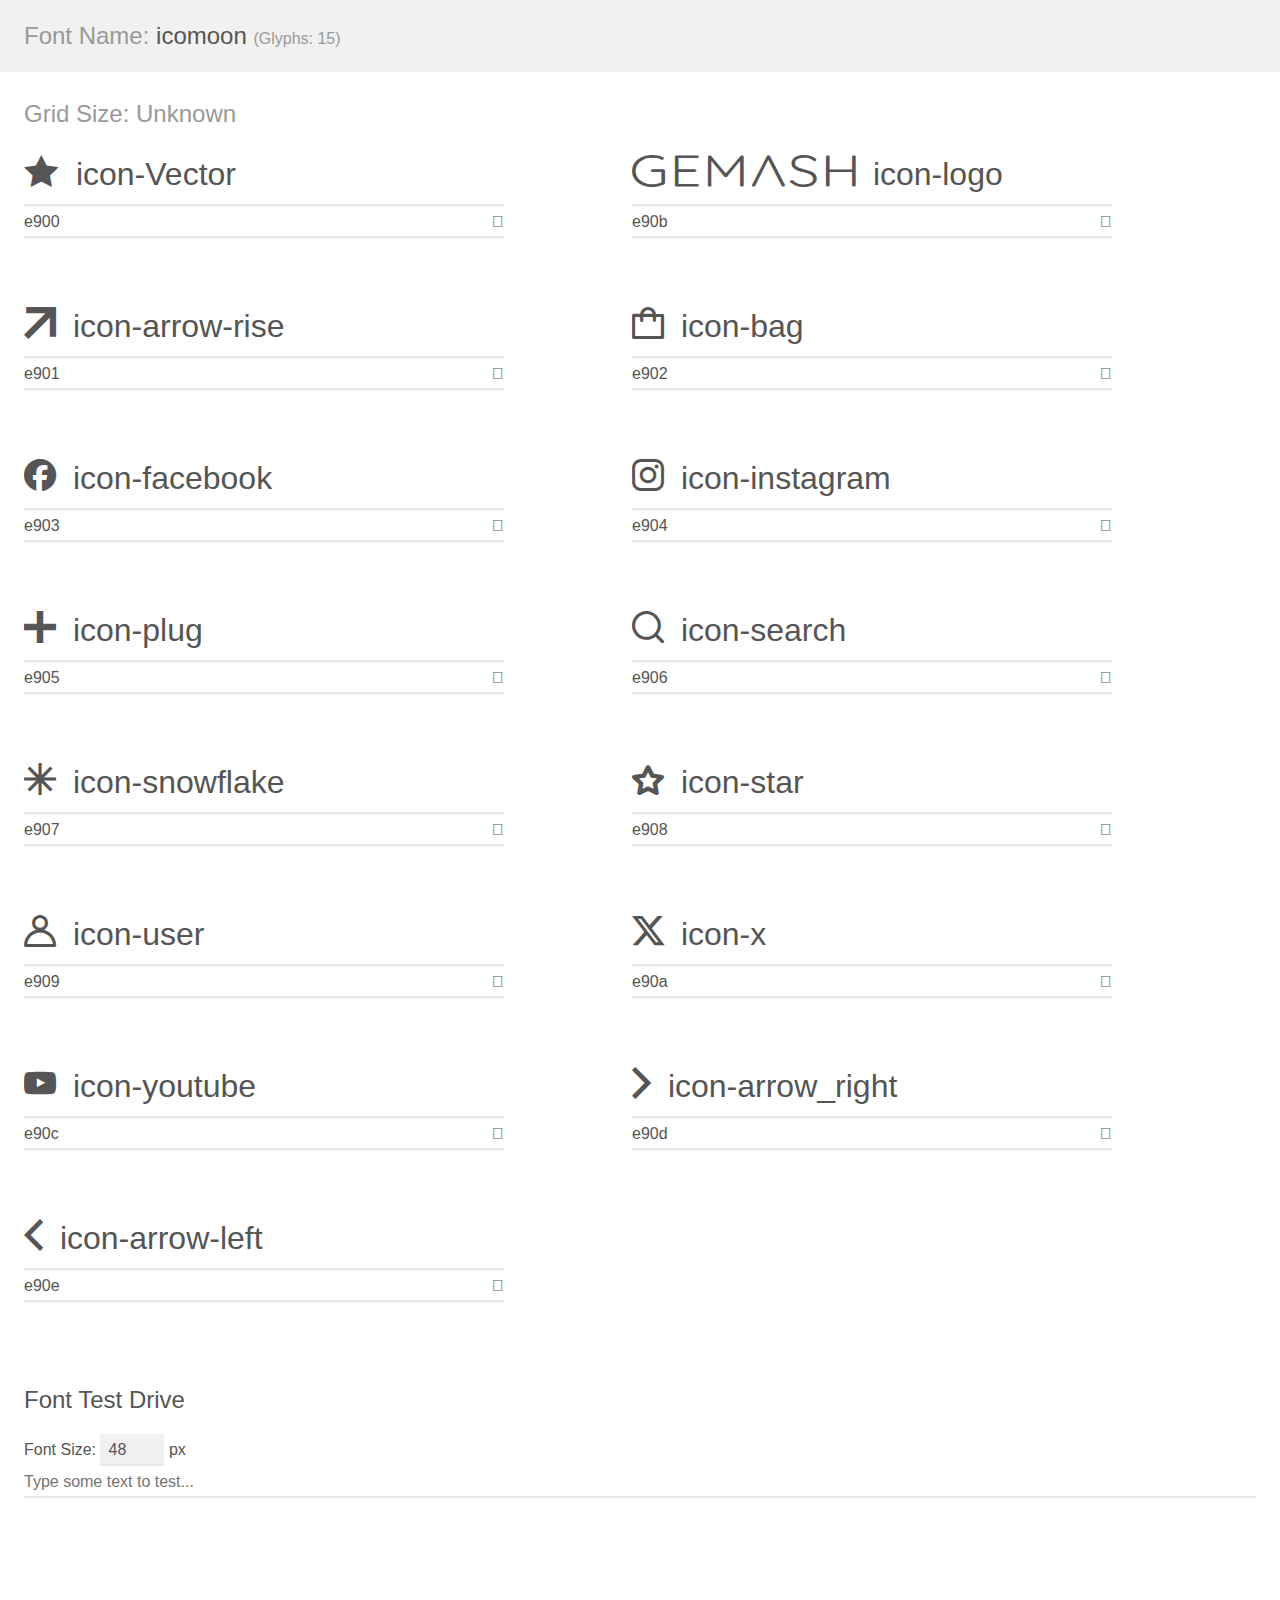
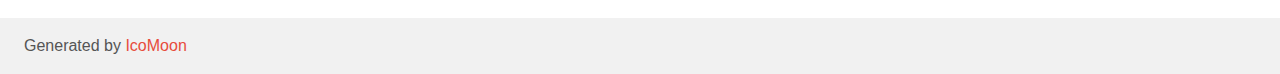
<file: libs/icomoon/demo.html>
<!doctype html>
<html>
<head>
    <meta charset="utf-8">
    <title>IcoMoon Demo</title>
    <meta name="description" content="An Icon Font Generated By IcoMoon.io">
    <meta name="viewport" content="width=device-width, initial-scale=1">
    <link rel="stylesheet" href="demo-files/demo.css">
    <link rel="stylesheet" href="style.css"></head>
<body>
    <div class="bgc1 clearfix">
        <h1 class="mhmm mvm"><span class="fgc1">Font Name:</span> icomoon <small class="fgc1">(Glyphs:&nbsp;15)</small></h1>
    </div>
    <div class="clearfix mhl ptl">
        <h1 class="mvm mtn fgc1">Grid Size: Unknown</h1>
        <div class="glyph fs1">
            <div class="clearfix bshadow0 pbs">
                <span class="icon-Vector"></span>
                <span class="mls"> icon-Vector</span>
            </div>
            <fieldset class="fs0 size1of1 clearfix hidden-false">
                <input type="text" readonly value="e900" class="unit size1of2" />
                <input type="text" maxlength="1" readonly value="&#xe900;" class="unitRight size1of2 talign-right" />
            </fieldset>
            <div class="fs0 bshadow0 clearfix hidden-true">
                <span class="unit pvs fgc1">liga: </span>
                <input type="text" readonly value="" class="liga unitRight" />
            </div>
        </div>
        <div class="glyph fs1">
            <div class="clearfix bshadow0 pbs">
                <span class="icon-logo"></span>
                <span class="mls"> icon-logo</span>
            </div>
            <fieldset class="fs0 size1of1 clearfix hidden-false">
                <input type="text" readonly value="e90b" class="unit size1of2" />
                <input type="text" maxlength="1" readonly value="&#xe90b;" class="unitRight size1of2 talign-right" />
            </fieldset>
            <div class="fs0 bshadow0 clearfix hidden-true">
                <span class="unit pvs fgc1">liga: </span>
                <input type="text" readonly value="" class="liga unitRight" />
            </div>
        </div>
        <div class="glyph fs1">
            <div class="clearfix bshadow0 pbs">
                <span class="icon-arrow-rise"></span>
                <span class="mls"> icon-arrow-rise</span>
            </div>
            <fieldset class="fs0 size1of1 clearfix hidden-false">
                <input type="text" readonly value="e901" class="unit size1of2" />
                <input type="text" maxlength="1" readonly value="&#xe901;" class="unitRight size1of2 talign-right" />
            </fieldset>
            <div class="fs0 bshadow0 clearfix hidden-true">
                <span class="unit pvs fgc1">liga: </span>
                <input type="text" readonly value="" class="liga unitRight" />
            </div>
        </div>
        <div class="glyph fs1">
            <div class="clearfix bshadow0 pbs">
                <span class="icon-bag"></span>
                <span class="mls"> icon-bag</span>
            </div>
            <fieldset class="fs0 size1of1 clearfix hidden-false">
                <input type="text" readonly value="e902" class="unit size1of2" />
                <input type="text" maxlength="1" readonly value="&#xe902;" class="unitRight size1of2 talign-right" />
            </fieldset>
            <div class="fs0 bshadow0 clearfix hidden-true">
                <span class="unit pvs fgc1">liga: </span>
                <input type="text" readonly value="" class="liga unitRight" />
            </div>
        </div>
        <div class="glyph fs1">
            <div class="clearfix bshadow0 pbs">
                <span class="icon-facebook"></span>
                <span class="mls"> icon-facebook</span>
            </div>
            <fieldset class="fs0 size1of1 clearfix hidden-false">
                <input type="text" readonly value="e903" class="unit size1of2" />
                <input type="text" maxlength="1" readonly value="&#xe903;" class="unitRight size1of2 talign-right" />
            </fieldset>
            <div class="fs0 bshadow0 clearfix hidden-true">
                <span class="unit pvs fgc1">liga: </span>
                <input type="text" readonly value="" class="liga unitRight" />
            </div>
        </div>
        <div class="glyph fs1">
            <div class="clearfix bshadow0 pbs">
                <span class="icon-instagram"></span>
                <span class="mls"> icon-instagram</span>
            </div>
            <fieldset class="fs0 size1of1 clearfix hidden-false">
                <input type="text" readonly value="e904" class="unit size1of2" />
                <input type="text" maxlength="1" readonly value="&#xe904;" class="unitRight size1of2 talign-right" />
            </fieldset>
            <div class="fs0 bshadow0 clearfix hidden-true">
                <span class="unit pvs fgc1">liga: </span>
                <input type="text" readonly value="" class="liga unitRight" />
            </div>
        </div>
        <div class="glyph fs1">
            <div class="clearfix bshadow0 pbs">
                <span class="icon-plug"></span>
                <span class="mls"> icon-plug</span>
            </div>
            <fieldset class="fs0 size1of1 clearfix hidden-false">
                <input type="text" readonly value="e905" class="unit size1of2" />
                <input type="text" maxlength="1" readonly value="&#xe905;" class="unitRight size1of2 talign-right" />
            </fieldset>
            <div class="fs0 bshadow0 clearfix hidden-true">
                <span class="unit pvs fgc1">liga: </span>
                <input type="text" readonly value="" class="liga unitRight" />
            </div>
        </div>
        <div class="glyph fs1">
            <div class="clearfix bshadow0 pbs">
                <span class="icon-search"></span>
                <span class="mls"> icon-search</span>
            </div>
            <fieldset class="fs0 size1of1 clearfix hidden-false">
                <input type="text" readonly value="e906" class="unit size1of2" />
                <input type="text" maxlength="1" readonly value="&#xe906;" class="unitRight size1of2 talign-right" />
            </fieldset>
            <div class="fs0 bshadow0 clearfix hidden-true">
                <span class="unit pvs fgc1">liga: </span>
                <input type="text" readonly value="" class="liga unitRight" />
            </div>
        </div>
        <div class="glyph fs1">
            <div class="clearfix bshadow0 pbs">
                <span class="icon-snowflake"></span>
                <span class="mls"> icon-snowflake</span>
            </div>
            <fieldset class="fs0 size1of1 clearfix hidden-false">
                <input type="text" readonly value="e907" class="unit size1of2" />
                <input type="text" maxlength="1" readonly value="&#xe907;" class="unitRight size1of2 talign-right" />
            </fieldset>
            <div class="fs0 bshadow0 clearfix hidden-true">
                <span class="unit pvs fgc1">liga: </span>
                <input type="text" readonly value="" class="liga unitRight" />
            </div>
        </div>
        <div class="glyph fs1">
            <div class="clearfix bshadow0 pbs">
                <span class="icon-star"></span>
                <span class="mls"> icon-star</span>
            </div>
            <fieldset class="fs0 size1of1 clearfix hidden-false">
                <input type="text" readonly value="e908" class="unit size1of2" />
                <input type="text" maxlength="1" readonly value="&#xe908;" class="unitRight size1of2 talign-right" />
            </fieldset>
            <div class="fs0 bshadow0 clearfix hidden-true">
                <span class="unit pvs fgc1">liga: </span>
                <input type="text" readonly value="" class="liga unitRight" />
            </div>
        </div>
        <div class="glyph fs1">
            <div class="clearfix bshadow0 pbs">
                <span class="icon-user"></span>
                <span class="mls"> icon-user</span>
            </div>
            <fieldset class="fs0 size1of1 clearfix hidden-false">
                <input type="text" readonly value="e909" class="unit size1of2" />
                <input type="text" maxlength="1" readonly value="&#xe909;" class="unitRight size1of2 talign-right" />
            </fieldset>
            <div class="fs0 bshadow0 clearfix hidden-true">
                <span class="unit pvs fgc1">liga: </span>
                <input type="text" readonly value="" class="liga unitRight" />
            </div>
        </div>
        <div class="glyph fs1">
            <div class="clearfix bshadow0 pbs">
                <span class="icon-x"></span>
                <span class="mls"> icon-x</span>
            </div>
            <fieldset class="fs0 size1of1 clearfix hidden-false">
                <input type="text" readonly value="e90a" class="unit size1of2" />
                <input type="text" maxlength="1" readonly value="&#xe90a;" class="unitRight size1of2 talign-right" />
            </fieldset>
            <div class="fs0 bshadow0 clearfix hidden-true">
                <span class="unit pvs fgc1">liga: </span>
                <input type="text" readonly value="" class="liga unitRight" />
            </div>
        </div>
        <div class="glyph fs1">
            <div class="clearfix bshadow0 pbs">
                <span class="icon-youtube"></span>
                <span class="mls"> icon-youtube</span>
            </div>
            <fieldset class="fs0 size1of1 clearfix hidden-false">
                <input type="text" readonly value="e90c" class="unit size1of2" />
                <input type="text" maxlength="1" readonly value="&#xe90c;" class="unitRight size1of2 talign-right" />
            </fieldset>
            <div class="fs0 bshadow0 clearfix hidden-true">
                <span class="unit pvs fgc1">liga: </span>
                <input type="text" readonly value="" class="liga unitRight" />
            </div>
        </div>
        <div class="glyph fs1">
            <div class="clearfix bshadow0 pbs">
                <span class="icon-arrow_right"></span>
                <span class="mls"> icon-arrow_right</span>
            </div>
            <fieldset class="fs0 size1of1 clearfix hidden-false">
                <input type="text" readonly value="e90d" class="unit size1of2" />
                <input type="text" maxlength="1" readonly value="&#xe90d;" class="unitRight size1of2 talign-right" />
            </fieldset>
            <div class="fs0 bshadow0 clearfix hidden-true">
                <span class="unit pvs fgc1">liga: </span>
                <input type="text" readonly value="" class="liga unitRight" />
            </div>
        </div>
        <div class="glyph fs1">
            <div class="clearfix bshadow0 pbs">
                <span class="icon-arrow-left"></span>
                <span class="mls"> icon-arrow-left</span>
            </div>
            <fieldset class="fs0 size1of1 clearfix hidden-false">
                <input type="text" readonly value="e90e" class="unit size1of2" />
                <input type="text" maxlength="1" readonly value="&#xe90e;" class="unitRight size1of2 talign-right" />
            </fieldset>
            <div class="fs0 bshadow0 clearfix hidden-true">
                <span class="unit pvs fgc1">liga: </span>
                <input type="text" readonly value="" class="liga unitRight" />
            </div>
        </div>
    </div>

    <!--[if gt IE 8]><!-->
    <div class="mhl clearfix mbl">
        <h1>Font Test Drive</h1>
        <label>
            Font Size: <input id="fontSize" type="number" class="textbox0 mbm"
            min="8" value="48" />
            px
        </label>
        <input id="testText" type="text" class="phl size1of1 mvl"
        placeholder="Type some text to test..." value=""/>
        <div id="testDrive" class="icon-" style="font-family: icomoon">&nbsp;
        </div>
    </div>
    <!--<![endif]-->
    <div class="bgc1 clearfix">
        <p class="mhl">Generated by <a href="https://icomoon.io/app">IcoMoon</a></p>
    </div>

    <script src="demo-files/demo.js"></script>
</body>
</html>
</file>
<file: css/font.css>
@font-face {
   font-family: "coolvetica";
   src: url('../fonts/coolvetica/coolvetica-rg.otf');
   font-weight: 400;
   font-style: normal;
}
@font-face {
   font-family: "inter";
   src: url('../fonts/inter/Inter-Regular.otf') format('truetype');
   font-weight: 400;
   font-style: normal;
}
@font-face {
   font-family: "inter";
   src: url('../fonts/inter/Inter-Bold.otf') format('truetype');
   font-weight: 600;
   font-style: normal;
}
@font-face {
   font-family: "lexend";
   src: url('../fonts/Lexend/static/Lexend-Regular.ttf') format('truetype');
   font-weight: 400;
   font-style: normal;
}
@font-face {
   font-family: "lexend";
   src: url('../fonts/Lexend/static/Lexend-Light.ttf') format('truetype');
   font-weight: 300;
   font-style: normal;
}
</file>
<file: libs/icomoon/style.css>
@font-face {
  font-family: 'icomoon';
  src:  url('fonts/icomoon.eot?a8sx2f');
  src:  url('fonts/icomoon.eot?a8sx2f#iefix') format('embedded-opentype'),
    url('fonts/icomoon.ttf?a8sx2f') format('truetype'),
    url('fonts/icomoon.woff?a8sx2f') format('woff'),
    url('fonts/icomoon.svg?a8sx2f#icomoon') format('svg');
  font-weight: normal;
  font-style: normal;
  font-display: block;
}

[class^="icon-"], [class*=" icon-"] {
  /* use !important to prevent issues with browser extensions that change fonts */
  font-family: 'icomoon' !important;
  speak: never;
  font-style: normal;
  font-weight: normal;
  font-variant: normal;
  text-transform: none;
  line-height: 1;

  /* Better Font Rendering =========== */
  -webkit-font-smoothing: antialiased;
  -moz-osx-font-smoothing: grayscale;
}

.icon-Vector:before {
  content: "\e900";
}
.icon-logo:before {
  content: "\e90b";
}
.icon-arrow-rise:before {
  content: "\e901";
}
.icon-bag:before {
  content: "\e902";
}
.icon-facebook:before {
  content: "\e903";
}
.icon-instagram:before {
  content: "\e904";
}
.icon-plug:before {
  content: "\e905";
}
.icon-search:before {
  content: "\e906";
}
.icon-snowflake:before {
  content: "\e907";
}
.icon-star:before {
  content: "\e908";
}
.icon-user:before {
  content: "\e909";
}
.icon-x:before {
  content: "\e90a";
}
.icon-youtube:before {
  content: "\e90c";
}
.icon-arrow_right:before {
  content: "\e90d";
}
.icon-arrow-left:before {
  content: "\e90e";
}
</file>
<file: libs/icomoon/demo-files/demo.css>
body {
  padding: 0;
  margin: 0;
  font-family: sans-serif;
  font-size: 1em;
  line-height: 1.5;
  color: #555;
  background: #fff;
}
h1 {
  font-size: 1.5em;
  font-weight: normal;
}
small {
  font-size: .66666667em;
}
a {
  color: #e74c3c;
  text-decoration: none;
}
a:hover, a:focus {
  box-shadow: 0 1px #e74c3c;
}
.bshadow0, input {
  box-shadow: inset 0 -2px #e7e7e7;
}
input:hover {
  box-shadow: inset 0 -2px #ccc;
}
input, fieldset {
  font-family: sans-serif;
  font-size: 1em;
  margin: 0;
  padding: 0;
  border: 0;
}
input {
  color: inherit;
  line-height: 1.5;
  height: 1.5em;
  padding: .25em 0;
}
input:focus {
  outline: none;
  box-shadow: inset 0 -2px #449fdb;
}
.glyph {
  font-size: 16px;
  width: 15em;
  padding-bottom: 1em;
  margin-right: 4em;
  margin-bottom: 1em;
  float: left;
  overflow: hidden;
}
.liga {
  width: 80%;
  width: calc(100% - 2.5em);
}
.talign-right {
  text-align: right;
}
.talign-center {
  text-align: center;
}
.bgc1 {
  background: #f1f1f1;
}
.fgc1 {
  color: #999;
}
.fgc0 {
  color: #000;
}
p {
  margin-top: 1em;
  margin-bottom: 1em;
}
.mvm {
  margin-top: .75em;
  margin-bottom: .75em;
}
.mtn {
  margin-top: 0;
}
.mtl, .mal {
  margin-top: 1.5em;
}
.mbl, .mal {
  margin-bottom: 1.5em;
}
.mal, .mhl {
  margin-left: 1.5em;
  margin-right: 1.5em;
}
.mhmm {
  margin-left: 1em;
  margin-right: 1em;
}
.mls {
  margin-left: .25em;
}
.ptl {
  padding-top: 1.5em;
}
.pbs, .pvs {
  padding-bottom: .25em;
}
.pvs, .pts {
  padding-top: .25em;
}
.unit {
  float: left;
}
.unitRight {
  float: right;
}
.size1of2 {
  width: 50%;
}
.size1of1 {
  width: 100%;
}
.clearfix:before, .clearfix:after {
  content: " ";
  display: table;
}
.clearfix:after {
  clear: both;
}
.hidden-true {
  display: none;
}
.textbox0 {
  width: 3em;
  background: #f1f1f1;
  padding: .25em .5em;
  line-height: 1.5;
  height: 1.5em;
}
#testDrive {
  display: block;
  padding-top: 24px;
  line-height: 1.5;
}
.fs0 {
  font-size: 16px;
}
.fs1 {
  font-size: 32px;
}
</file>
<file: css/style.min.css>
.footer .footer-links,.main-menu ul,.pagination,.slick-dots,.top-collection-row .top-collection-list{list-style:none}.display-center{display:inline-flex;justify-content:center;align-items:center}*{box-sizing:border-box;margin:0;padding:0}.col-2x,.col-3x,.col-4x,.col-5x,.container{padding-left:10px}h1,h2,h3,h4,h5,h6{font-weight:inherit;font-style:inherit;font-size:100%;font-family:inherit}button{cursor:pointer}img{width:100%;display:block}a{text-decoration:none;color:inherit;transition:all .3s}.container{width:1232px;padding-right:10px;margin-left:auto;margin-right:auto}input,select{display:block;width:100%;height:100%;background-color:transparent;border:none;outline:0;color:inherit}.link,.main-menu ul>li{line-height:19px;border:1px solid #060707;letter-spacing:1px}.row{display:flex;flex-wrap:wrap;margin-left:-10px;margin-right:-10px}.col-2x{width:50%;padding-right:10px}.col-3x{width:33.33333%;padding-right:10px}.col-4x{width:25%;padding-right:10px}.col-5x{width:20%;padding-right:10px}@keyframes rotateAnim{to{transform:rotate(0)}from{transform:rotate(360deg)}}.preloader{display:none;justify-content:center;align-items:center;position:fixed;z-index:200;top:0;left:0;right:0;bottom:0;background-color:#fff8f0}.preloader .preload-icon{width:100px;transition:.3s}.preloader.active{display:flex}.preloader.active .preload-icon{animation:rotateAnim 1s infinite}.burger-menu{width:26px;height:30px;display:none;flex-direction:column;justify-content:space-around}.burger-menu span{display:block;background-color:#060707;width:100%;height:4px}.link,.share-text,.title-section{display:inline-flex}.main-font{font-family:coolvetica;color:#060707}.type-share{height:60px;overflow:hidden;position:relative}.share-text{white-space:nowrap;font-size:16px;line-height:19px;margin-right:16px}.share-text:before{font-family:icomoon;content:'\e907';display:inline-flex;margin-right:16px;color:#EF9854}@keyframes animRunningText{0%{transform:translateX(-100%)}50%{transform:translateX(0)}100%{transform:translateX(100%)}}.type-share .first-half{display:flex;transform:translate(100%,0);animation:animRunningText 32s infinite linear;position:absolute;top:20px}.type-share .second-half{display:flex;transform:translate(-100%,0);position:absolute;top:20px;animation:animRunningText 32s 16s infinite linear}.section{padding-top:20px;padding-bottom:20px;background-color:#fff8f0}.main-menu{margin-bottom:20px}.main-menu ul{display:flex}.main-menu ul>li{margin-right:10px;font-size:16px;text-transform:capitalize;text-align:center;width:145px}.main-menu ul>li:last-of-type{margin-right:0}.main-menu ul>li>a{display:block;padding:10px}.main-menu ul>li ul li{border:none;width:100%;height:100%;margin-right:0}.main-menu ul a:hover{background-color:#EF9854}.bunner{display:flex;justify-content:end;flex-direction:column;align-items:flex-start;height:430px;background-size:cover;background-repeat:no-repeat;background-position:center;padding-bottom:50px;padding-left:145px;border:1px solid}.link,.pagination-wrap{justify-content:center}.slider{position:relative}.slick-dots{display:flex;position:absolute;bottom:16px;left:50%;transform:translateX(-50%)}.slick-dots li{margin-right:8px}.slick-dots li.slick-active button{opacity:1}.slick-dots li button{display:block;font-size:0;width:10px;height:10px;border:1px solid;background-color:#ed98dc;opacity:.5}.slick-dots li button:hover{transform:scale(1.2);transition:all .2s linear}.link{align-items:center;padding:12px 48px;font-size:16px;background-color:#d9e8b6}.link:hover,.pagination li a.active,.pagination li a:hover{background-color:#ed98dc}.type-orange-style{height:90px;background-color:#EF9854}.type-orange-style .first-half,.type-orange-style .second-half{top:30px}.type-orange-style .share-plus-style{margin-right:32px;font-size:24px;line-height:29px;letter-spacing:1px}.type-orange-style .share-plus-style:before{content:"\e905";font-family:icomoon;color:#060707;margin-right:32px}.type-wrap{padding-top:16px;padding-bottom:16px;background-color:#fff8f0}.title-section{background-color:#c8b6e8;padding:20px 40px;border-radius:50%;font-size:36px;text-transform:capitalize;margin-bottom:60px}.card,.margin-b40{margin-bottom:40px}.card{border:1px solid;padding:16px}.card .card-image{border:1px solid;margin-bottom:20px}.card .card-current-color{font-size:12px;line-height:14px;letter-spacing:1px;margin-bottom:4px}.card .card-rating{margin-bottom:12px}.card .card-title{font-size:24px;line-height:29px;letter-spacing:1px;margin-bottom:4px}.price-wrap .new-price,.price-wrap .old-price{font-size:16px;font-weight:700;line-height:19px;letter-spacing:1px}.card .card-title a:hover{color:#ed98dc}.btn-blue{background-color:#bae1eb}.btn-white{background-color:#fff}.btn-purple{background-color:#c8b6e8}.btn-black{background-color:#060707}.btn-orange{background-color:#EF9854}.btn-greay{background-color:#656565}.btn-circle{width:20px;height:20px;border-radius:50%;border:1px solid;margin-bottom:12px}.btn-circle:hover{border-color:#c8b6e8}.price-wrap{display:flex}.price-wrap .old-price{color:#b1b5b7;margin-right:8px}.margin-auto>*,.row-footer{margin-right:auto;margin-left:auto}.rating .icon-Vector{-webkit-text-stroke:2px #060707;color:#EF9854;font-size:15px}.rating .rating-amount{font-size:12px;line-height:15px;letter-spacing:1px}.font-number{font-family:inter}.margin-auto{display:flex}.top-collection{padding-top:60px;padding-bottom:60px}.top-collection-row{display:flex;gap:40px}.top-collection-row .top-collection-content-column{width:50%}.top-collection-row .top-collection-image-column{width:50%;padding-left:77px;padding-right:63px}.top-collection-row .top-collection-list li{padding:20px 40px;border-top:1px solid}.top-collection-row .top-collection-list li:last-of-type{border-bottom:1px solid}.top-collection-row .top-collection-list li a{display:flex;justify-content:space-between;font-size:32px;line-height:38px;letter-spacing:1px;text-transform:capitalize}.top-collection-row .top-collection-list li a:hover{color:#ed98dc}.top-collection-row .top-collection-list li a:after{content:'\e901';font-family:icomoon;font-size:24px}.subscribe-section .subscribe-title{font-size:36px;line-height:43px;letter-spacing:1px;text-align:center;margin-bottom:28px}.subscribe-section .subscribe-subtitle{font-family:lexend;font-weight:300;line-height:25px;letter-spacing:0;text-align:center;max-width:600px;margin-bottom:40px}.subscribe-section .subscribe-wrap{padding-top:115px;padding-bottom:115px;background:linear-gradient(90deg,rgba(237,152,220,.9),rgba(239,152,84,.9) 100%),url(../images/grid.png);display:flex;flex-direction:column;align-items:center}.subscribe-form{display:inline-flex;margin:auto}.subscribe-form .subscibe-input{background-color:#fff;width:600px;padding:16px 10px;font-family:Lexend;font-weight:300;line-height:25px;letter-spacing:0;border:1px solid;margin-right:40px}.lifestyle-section{padding-bottom:100px}.lifestyle-row{display:flex;flex-wrap:nowrap;gap:40px;margin-bottom:40px}.lifestyle-row .lifestyle-column{width:50%}.lifestyle-box{border:1px solid;padding:16px}.lifestyle-box .lifestyle-image{border:1px solid;margin-bottom:20px}.lifestyle-box .lifestyle-title{font-size:24px;line-height:29px;letter-spacing:1px;margin-bottom:16px}.lifestyle-box .lifestyle-text{font-family:Lexend;font-weight:300;line-height:25px;letter-spacing:0;margin-bottom:20px;overflow:hidden;height:75px}.footer{background-color:#fff8f0}.footer .title-footer{line-height:19px;letter-spacing:1px;margin-bottom:16px}.copyrite,.filter .input-select,.footer .footer-links li a{font-family:Lexend;font-weight:300;line-height:25px}.footer .footer-links li{margin-bottom:8px}.footer .footer-links li a{color:#060707;opacity:.4;font-size:16px}.footer .footer-links li a:hover{opacity:1}.main-footer{padding-top:40px;padding-bottom:40px;border-top:solid 1px;border-bottom:solid 1px}.row-footer{display:inline-flex;gap:40px}.row-footer .column-footer{flex:0 0 172px}.row-footer .column-subscribe{flex-grow:1;flex-shrink:0}.form-footer.subscribe-form{display:block}.form-footer .subscibe-input{width:364px;margin-bottom:12px}.bottom-footer{padding-top:20px;padding-bottom:20px}.bottom-footer .bottom-footer-wrap{display:flex;justify-content:space-between}.copyrite{letter-spacing:0}.social-links{font-size:20px}.social-links .social-link:not(nth-last-of-type){margin-right:28px}.social-links .social-link:not(nth-last-of-type):hover{color:#ed98dc}.container-footer{width:1020px;margin-left:auto;margin-right:auto}.mobile-menu{display:none}.shop-section{padding-bottom:80px}.main-menu .shop-menu>li:nth-child(2){background-color:#EF9854}.filter{display:inline-flex;gap:20px;margin-bottom:40px}.filter .input-select{display:flex;background-color:#fff;font-size:16px}.filter .input-select label{font-size:16px;font-weight:600;line-height:22px;display:inline-flex;padding:10px 8px 10px 16px;white-space:nowrap}.filter select{background-image:url(../images/arrow-down.svg);background-repeat:no-repeat;background-position:right 18px center;display:block;width:100%;appearance:none;padding-right:50px}.pagination-wrap{display:flex;margin-bottom:40px}.pagination{display:flex}.pagination li a{display:inline-flex;justify-content:center;align-items:center;width:32px;height:32px;border:1px solid;font-size:24px;line-height:29px;letter-spacing:1px}.pagination li:first-child{margin-right:12px;opacity:.5}.pagination li:first-child a{font-size:10px}.pagination li:first-child a:hover{background-color:inherit}.pagination li:last-child{margin-left:12px}.pagination li:last-child a{font-size:10px}
</file>
<file: css/media.min.css>
.display-center{display:inline-flex;justify-content:center;align-items:center}@media only screen and (max-width:1260px){.container{width:1170px}}@media only screen and (max-width:1200px){.container,.container-footer{width:960px}.main-menu ul{justify-content:space-between}.main-menu ul>li{width:auto}.card .card-title{font-size:20px}.lifestyle-box .lifestyle-title{min-height:110px}.form-footer .subscibe-input{width:313px}.row-footer{gap:30px}}@media only screen and (max-width:992px){.burger-menu,.mobile-menu{display:flex}.container,.container-footer{width:730px}.mobile-menu{justify-content:space-between}.main-menu>ul{padding-top:20px;flex-direction:column;justify-content:flex-start;position:fixed;top:0;bottom:0;left:0;right:50%;z-index:100;background-color:rgba(0,0,0,.6);color:#fff;overflow:auto;transform:translateX(-100%);transition:all .3s}.main-menu>ul>li{margin-bottom:10px}.main-menu>ul.active{transform:translateX(0)}.col-2x-d{width:50%}.top-collection-row{flex-wrap:wrap}.top-collection-row .top-collection-content-column{width:100%;order:2}.top-collection-row .top-collection-image-column{padding-left:0;padding-right:0;width:100%;margin-bottom:20px}.card{margin-bottom:20px}.lifestyle-row{display:block}.lifestyle-row .lifestyle-column{width:100%;margin-bottom:10px}.lifestyle-box .lifestyle-title{min-height:auto}.row-footer{gap:0;margin-left:10px;margin-right:10px;flex-wrap:wrap}.row-footer .column-footer,.row-footer .column-subscribe{flex:1 0 50%;margin-bottom:20px}.subscribe-form .subscibe-input{width:auto}.bottom-footer .bottom-footer-wrap{margin-left:10px;margin-right:10px}.filter{flex-direction:column}}@media only screen and (max-width:768px){.container,.container-footer{width:540px}.bunner{height:388px}}@media only screen and (max-width:576px){.container,.container-footer{width:100%;padding-left:10px;padding-right:10px}.col-1x-p{width:100%}.subscribe-form{display:block;width:100%}.subscribe-form .subscibe-input{width:calc(100%-20px);margin-left:10px;margin-right:10px;margin-bottom:10px}.subscribe-form .subscribe-submit{margin-left:10px}.row-footer{display:flex;flex-direction:column;align-items:center}.row-footer .column-footer,.row-footer .column-subscribe{flex:0 0 auto}.bottom-footer .bottom-footer-wrap{flex-direction:column;align-items:center}.copyrite{margin-bottom:20px}}@media only screen and (max-width:480px){.bunner{padding-left:10px}.top-collection-row .top-collection-list li{padding:15px 0}.top-collection-row .top-collection-list li a{font-size:24px}}@media only screen and (max-width:320px){.main-menu>ul{right:20%}.bunner{padding-left:0}.link{padding:10px 30px}.title-section{padding:20px;font-size:24px}.lifestyle-box .lifestyle-title{font-size:20px}.lifestyle-box .lifestyle-text{height:auto}}
</file>
